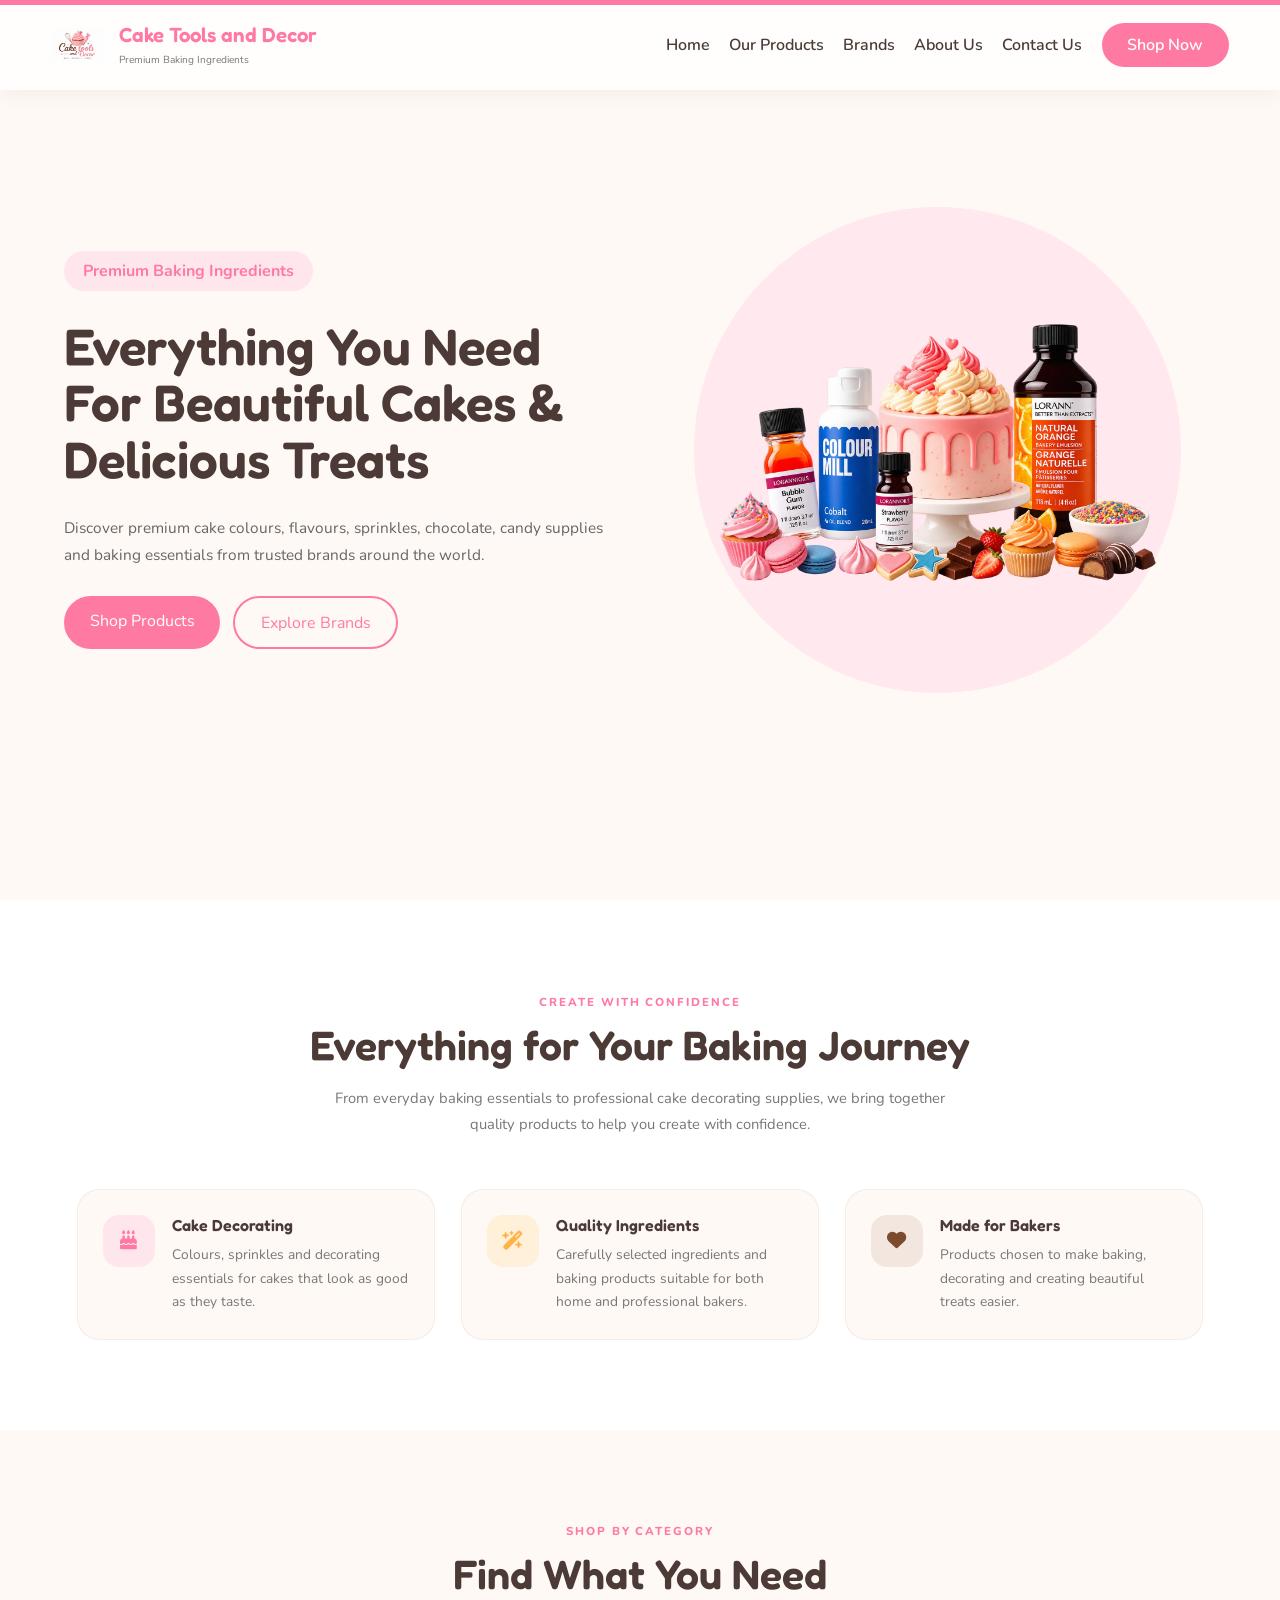
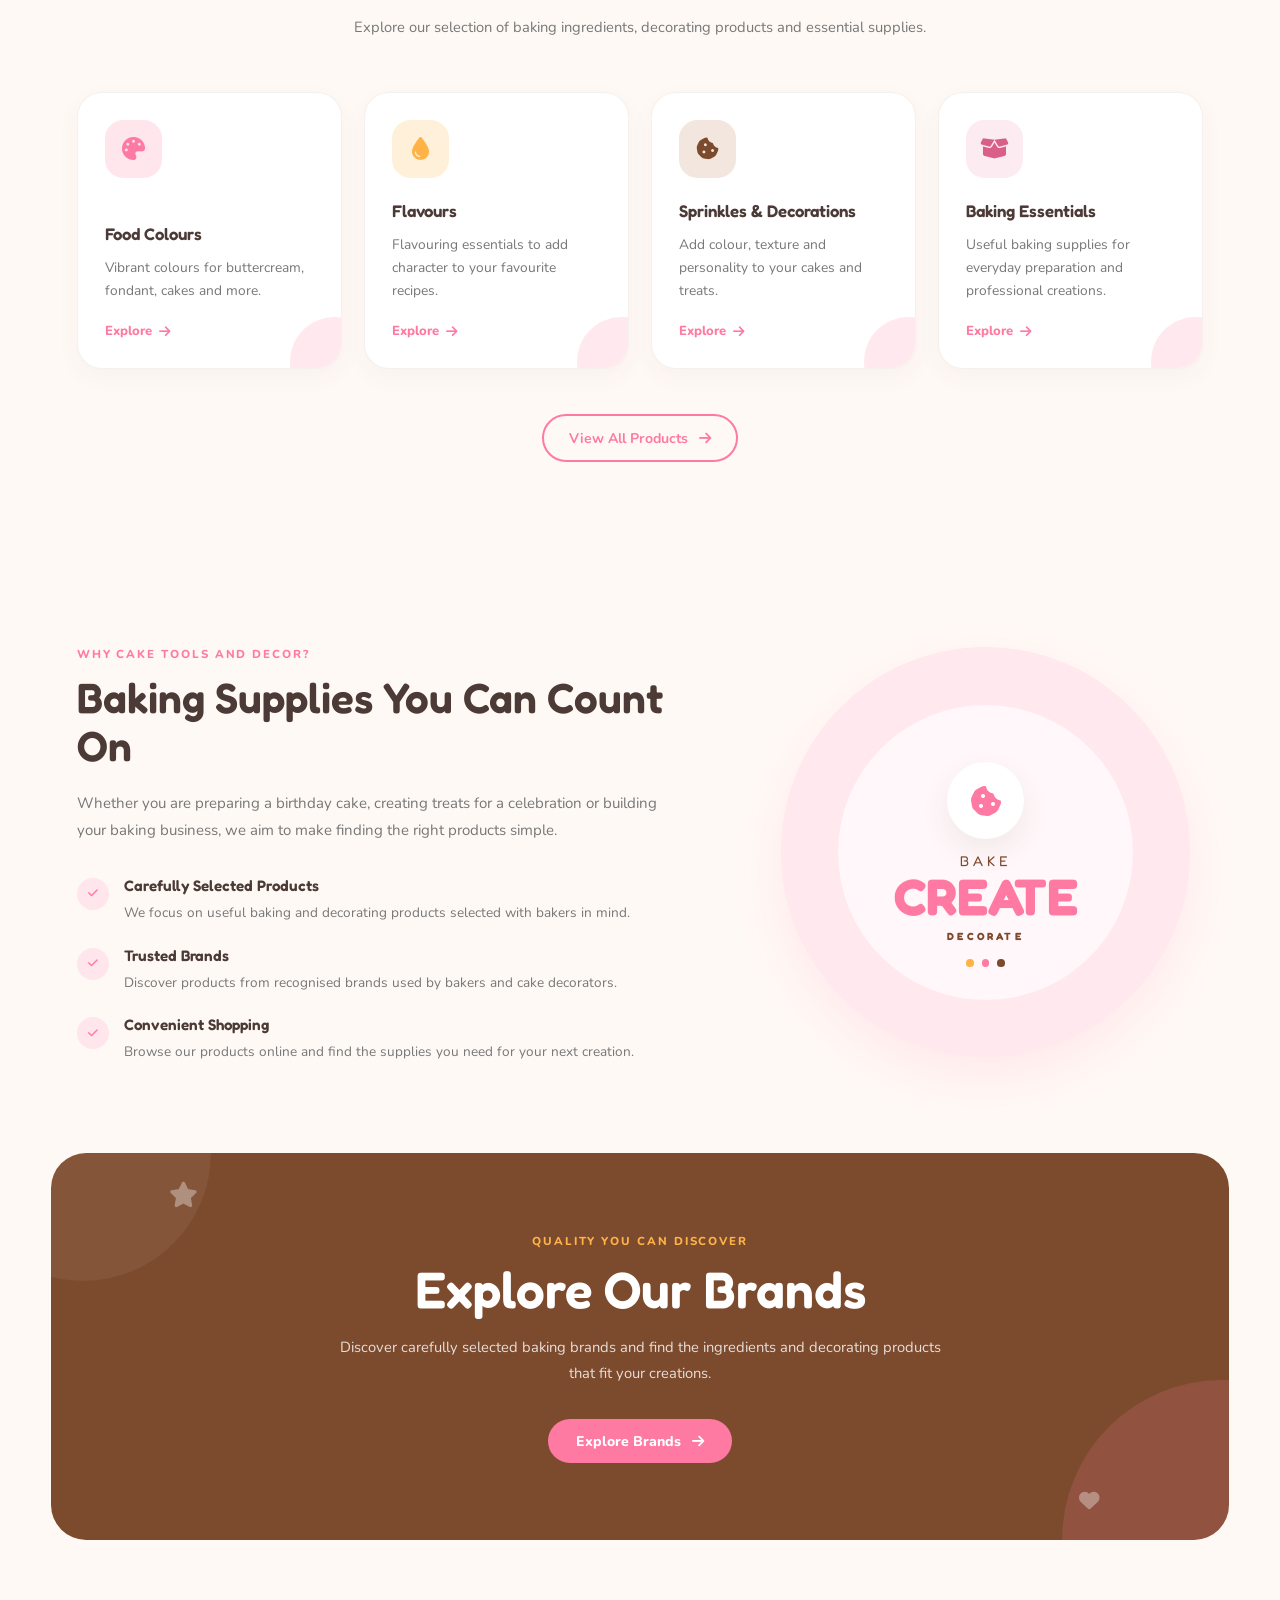
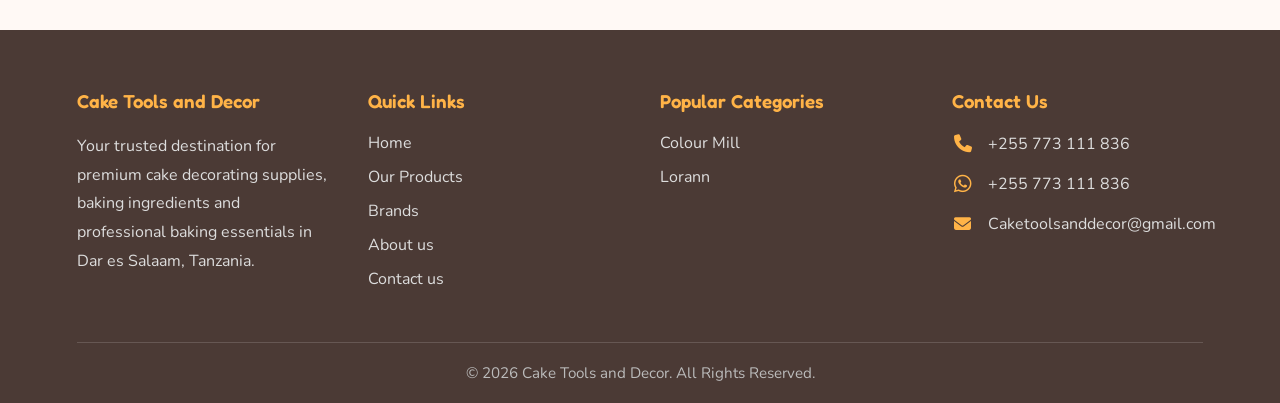
<file: index.html>
<!doctype html>
<html lang="en">

<head>

  <!-- Basic Page Information -->

  <meta charset="UTF-8">

  <meta name="viewport" content="width=device-width, initial-scale=1.0">

  <title>
    Cake Tools and Decor | Cake Decorating Supplies in Tanzania
  </title>

  <meta name="description" content="Cake Tools and Decor offers cake decorating tools, baking ingredients, food colours, flavours, sprinkles and baking essentials in Dar es Salaam, Tanzania.">

  <!-- Search Engine Instructions -->

  <meta name="robots" content="index, follow">

  <!-- Canonical URL -->

  <link rel="canonical" href="https://YOUR-DOMAIN.com/">

  <!-- Favicon -->

  <link rel="icon" type="image/png" href="images/Logo1.png">

  <!-- Stylesheets -->

  <link rel="stylesheet" href="css/styles.css">

  <!-- Homepage-specific styles -->
  <link rel="stylesheet" href="css/index.css">

  <link rel="stylesheet" href="https://cdnjs.cloudflare.com/ajax/libs/font-awesome/6.5.0/css/all.min.css">

  <!-- Open Graph / Social Sharing -->

  <meta property="og:type" content="website">

  <meta property="og:title" content="Cake Tools and Decor | Cake Decorating Supplies in Tanzania">

  <meta property="og:description" content="Discover cake decorating tools, baking ingredients, food colours, flavours, sprinkles and baking essentials from Cake Tools and Decor.">

  <meta property="og:image" content="https://YOUR-DOMAIN.com/images/Cake_hero.png">

  <meta property="og:url" content="https://YOUR-DOMAIN.com/">

  <meta property="og:site_name" content="Cake Tools and Decor">

</head>


<body>

  <nav>

    <a href="index.html" class="logo">

      <img src="images/Logo1.png" alt="Cake Tools and Decor logo">

      <div>

        <h2>
          Cake Tools and Decor
        </h2>

        <span>
          Premium Baking Ingredients
        </span>

      </div>

    </a>


    <div class="menu-toggle" id="menu-toggle">

      <i class="fas fa-bars"></i>

    </div>


    <div class="nav-links" id="nav-links">

      <div class="mobile-close" id="mobile-close">

        <i class="fas fa-times"></i>

      </div>


      <a href="index.html">
        Home
      </a>

      <a href="products.html">
        Our Products
      </a>

      <a href="brands.html">
        Brands
      </a>

      <a href="about.html">
        About Us
      </a>

      <a href="contact.html">
        Contact Us
      </a>

      <a href="products.html" class="shop-btn">
        Shop Now
      </a>

    </div>

  </nav>


  <div class="menu-overlay" id="menu-overlay"></div>


  <section class="hero">

    <div class="hero-left">

      <span class="hero-tag">
        Premium Baking Ingredients
      </span>

      <h1>
        Everything You Need For Beautiful Cakes & Delicious Treats
      </h1>

      <p>
        Discover premium cake colours, flavours, sprinkles, chocolate, candy supplies and baking essentials from trusted brands around
        the world.
      </p>

      <div class="hero-buttons">

        <a href="products.html">
          Shop Products
        </a>

        <a href="brands.html">
          Explore Brands
        </a>

      </div>

    </div>


    <div class="hero-right">

      <div class="hero-circle"></div>

      <img src="images/Cake_hero.webp" alt="Cake decorating supplies and baking ingredients" />

    </div>

  </section>


  <!-- =========================================================
       HOMEPAGE CONTENT
       ========================================================= -->


  <!-- =========================
       INTRODUCTION
       ========================= -->

  <section class="index-intro">

    <div class="index-section-heading">

      <span class="index-eyebrow">
        CREATE WITH CONFIDENCE
      </span>

      <h2>
        Everything for Your Baking Journey
      </h2>

      <p>
        From everyday baking essentials to professional cake decorating supplies, we bring together quality products to help you
        create with confidence.
      </p>

    </div>


    <div class="index-feature-row">

      <div class="index-feature">

        <div class="index-feature-icon">
          <i class="fa-solid fa-cake-candles"></i>
        </div>

        <div>
          <h3>
            Cake Decorating
          </h3>

          <p>
            Colours, sprinkles and decorating essentials for cakes that look as good as they taste.
          </p>
        </div>

      </div>


      <div class="index-feature">

        <div class="index-feature-icon">
          <i class="fa-solid fa-wand-magic-sparkles"></i>
        </div>

        <div>
          <h3>
            Quality Ingredients
          </h3>

          <p>
            Carefully selected ingredients and baking products suitable for both home and professional bakers.
          </p>
        </div>

      </div>


      <div class="index-feature">

        <div class="index-feature-icon">
          <i class="fa-solid fa-heart"></i>
        </div>

        <div>
          <h3>
            Made for Bakers
          </h3>

          <p>
            Products chosen to make baking, decorating and creating beautiful treats easier.
          </p>
        </div>

      </div>

    </div>

  </section>


  <!-- =========================
       SHOP BY CATEGORY
       ========================= -->

  <section class="index-categories">

    <div class="index-section-heading">

      <span class="index-eyebrow">
        SHOP BY CATEGORY
      </span>

      <h2>
        Find What You Need
      </h2>

      <p>
        Explore our selection of baking ingredients, decorating products and essential supplies.
      </p>

    </div>


    <div class="index-category-grid">


      <a href="products.html?brand=colourmill" class="index-category-card">

        <div class="index-category-icon">
          <i class="fa-solid fa-palette"></i>
        </div>

        <div class="index-category-content">

          <h3>
            Food Colours
          </h3>

          <p>
            Vibrant colours for buttercream, fondant, cakes and more.
          </p>

          <span class="index-category-link">
            Explore
            <i class="fa-solid fa-arrow-right"></i>
          </span>

        </div>

      </a>


      <a href="products.html?brand=lorann" class="index-category-card">

        <div class="index-category-icon">
          <i class="fa-solid fa-droplet"></i>
        </div>

        <div class="index-category-content">

          <h3>
            Flavours
          </h3>

          <p>
            Flavouring essentials to add character to your favourite recipes.
          </p>

          <span class="index-category-link">
            Explore
            <i class="fa-solid fa-arrow-right"></i>
          </span>

        </div>

      </a>


      <a href="products.html" class="index-category-card">

        <div class="index-category-icon">
          <i class="fa-solid fa-cookie-bite"></i>
        </div>

        <div class="index-category-content">

          <h3>
            Sprinkles & Decorations
          </h3>

          <p>
            Add colour, texture and personality to your cakes and treats.
          </p>

          <span class="index-category-link">
            Explore
            <i class="fa-solid fa-arrow-right"></i>
          </span>

        </div>

      </a>


      <a href="products.html" class="index-category-card">

        <div class="index-category-icon">
          <i class="fa-solid fa-box-open"></i>
        </div>

        <div class="index-category-content">

          <h3>
            Baking Essentials
          </h3>

          <p>
            Useful baking supplies for everyday preparation and professional creations.
          </p>

          <span class="index-category-link">
            Explore
            <i class="fa-solid fa-arrow-right"></i>
          </span>

        </div>

      </a>


    </div>


    <div class="index-view-all">

      <a href="products.html">
        View All Products
        <i class="fa-solid fa-arrow-right"></i>
      </a>

    </div>

  </section>


  <!-- =========================
       WHY CHOOSE US
       ========================= -->

  <section class="index-why">

    <div class="index-why-content">

      <span class="index-eyebrow">
        WHY CAKE TOOLS AND DECOR?
      </span>

      <h2>
        Baking Supplies You Can Count On
      </h2>

      <p>
        Whether you are preparing a birthday cake, creating treats for a celebration or building your baking business, we aim to
        make finding the right products simple.
      </p>


      <div class="index-check-list">

        <div class="index-check-item">

          <span class="index-check-icon">
            <i class="fa-solid fa-check"></i>
          </span>

          <div>
            <h3>
              Carefully Selected Products
            </h3>

            <p>
              We focus on useful baking and decorating products selected with bakers in mind.
            </p>
          </div>

        </div>


        <div class="index-check-item">

          <span class="index-check-icon">
            <i class="fa-solid fa-check"></i>
          </span>

          <div>
            <h3>
              Trusted Brands
            </h3>

            <p>
              Discover products from recognised brands used by bakers and cake decorators.
            </p>
          </div>

        </div>


        <div class="index-check-item">

          <span class="index-check-icon">
            <i class="fa-solid fa-check"></i>
          </span>

          <div>
            <h3>
              Convenient Shopping
            </h3>

            <p>
              Browse our products online and find the supplies you need for your next creation.
            </p>
          </div>

        </div>

      </div>

    </div>


    <div class="index-why-card">

      <div class="index-why-card-circle"></div>

      <div class="index-why-icon">
        <i class="fa-solid fa-cookie-bite"></i>
      </div>

      <span>
        BAKE
      </span>

      <strong>
        CREATE
      </strong>

      <small>
        DECORATE
      </small>

      <div class="index-why-dots">
        <span></span>
        <span></span>
        <span></span>
      </div>

    </div>

  </section>


  <!-- =========================
       BRANDS CTA
       ========================= -->

  <section class="index-brands-cta">

    <div class="index-cta-decoration index-cta-decoration-one">
      <i class="fa-solid fa-star"></i>
    </div>

    <div class="index-cta-decoration index-cta-decoration-two">
      <i class="fa-solid fa-heart"></i>
    </div>


    <div class="index-cta-content">

      <span class="index-eyebrow">
        QUALITY YOU CAN DISCOVER
      </span>

      <h2>
        Explore Our Brands
      </h2>

      <p>
        Discover carefully selected baking brands and find the ingredients and decorating products that fit your creations.
      </p>

      <a href="brands.html" class="index-cta-button">
        Explore Brands
        <i class="fa-solid fa-arrow-right"></i>
      </a>

    </div>

  </section>


  <footer class="footer">

    <div class="footer-container">

      <div class="footer-column">

        <h3>Cake Tools and Decor</h3>

        <p>
          Your trusted destination for premium cake decorating supplies, baking ingredients and professional baking essentials in Dar
          es Salaam, Tanzania.
        </p>

      </div>

      <div class="footer-column">

        <h3>Quick Links</h3>

        <a href="index.html">Home</a>
        <a href="products.html">Our Products</a>
        <a href="brands.html">Brands</a>
        <a href="about.html">About us</a>
        <a href="contact.html">Contact us</a>

      </div>

      <div class="footer-column">

        <h3>Popular Categories</h3>

        <a href="products.html?category=colour-mill">Colour Mill</a>
        <a href="products.html?category=Lorann">Lorann</a>

      </div>

      <div class="footer-column footer-contact">

        <h3>Contact Us</h3>

        <a href="tel:+255773111836" class="contact-item">
          <i class="fa-solid fa-phone"></i>
          <span>+255 773 111 836</span>
        </a>

        <a href="https://wa.me/255773111836" target="_blank" rel="noopener noreferrer" class="contact-item">
          <i class="fa-brands fa-whatsapp"></i>
          <span>+255 773 111 836</span>
        </a>

        <a href="mailto:Caketoolsanddecor@gmail.com" class="contact-item">
          <i class="fa-solid fa-envelope"></i>
          <span>Caketoolsanddecor@gmail.com</span>
        </a>

      </div>

    </div>

    <div class="footer-bottom">

      © 2026 Cake Tools and Decor. All Rights Reserved.

    </div>

  </footer>


  <script src="js/navbar.js"></script>

</body>

</html>
</file>
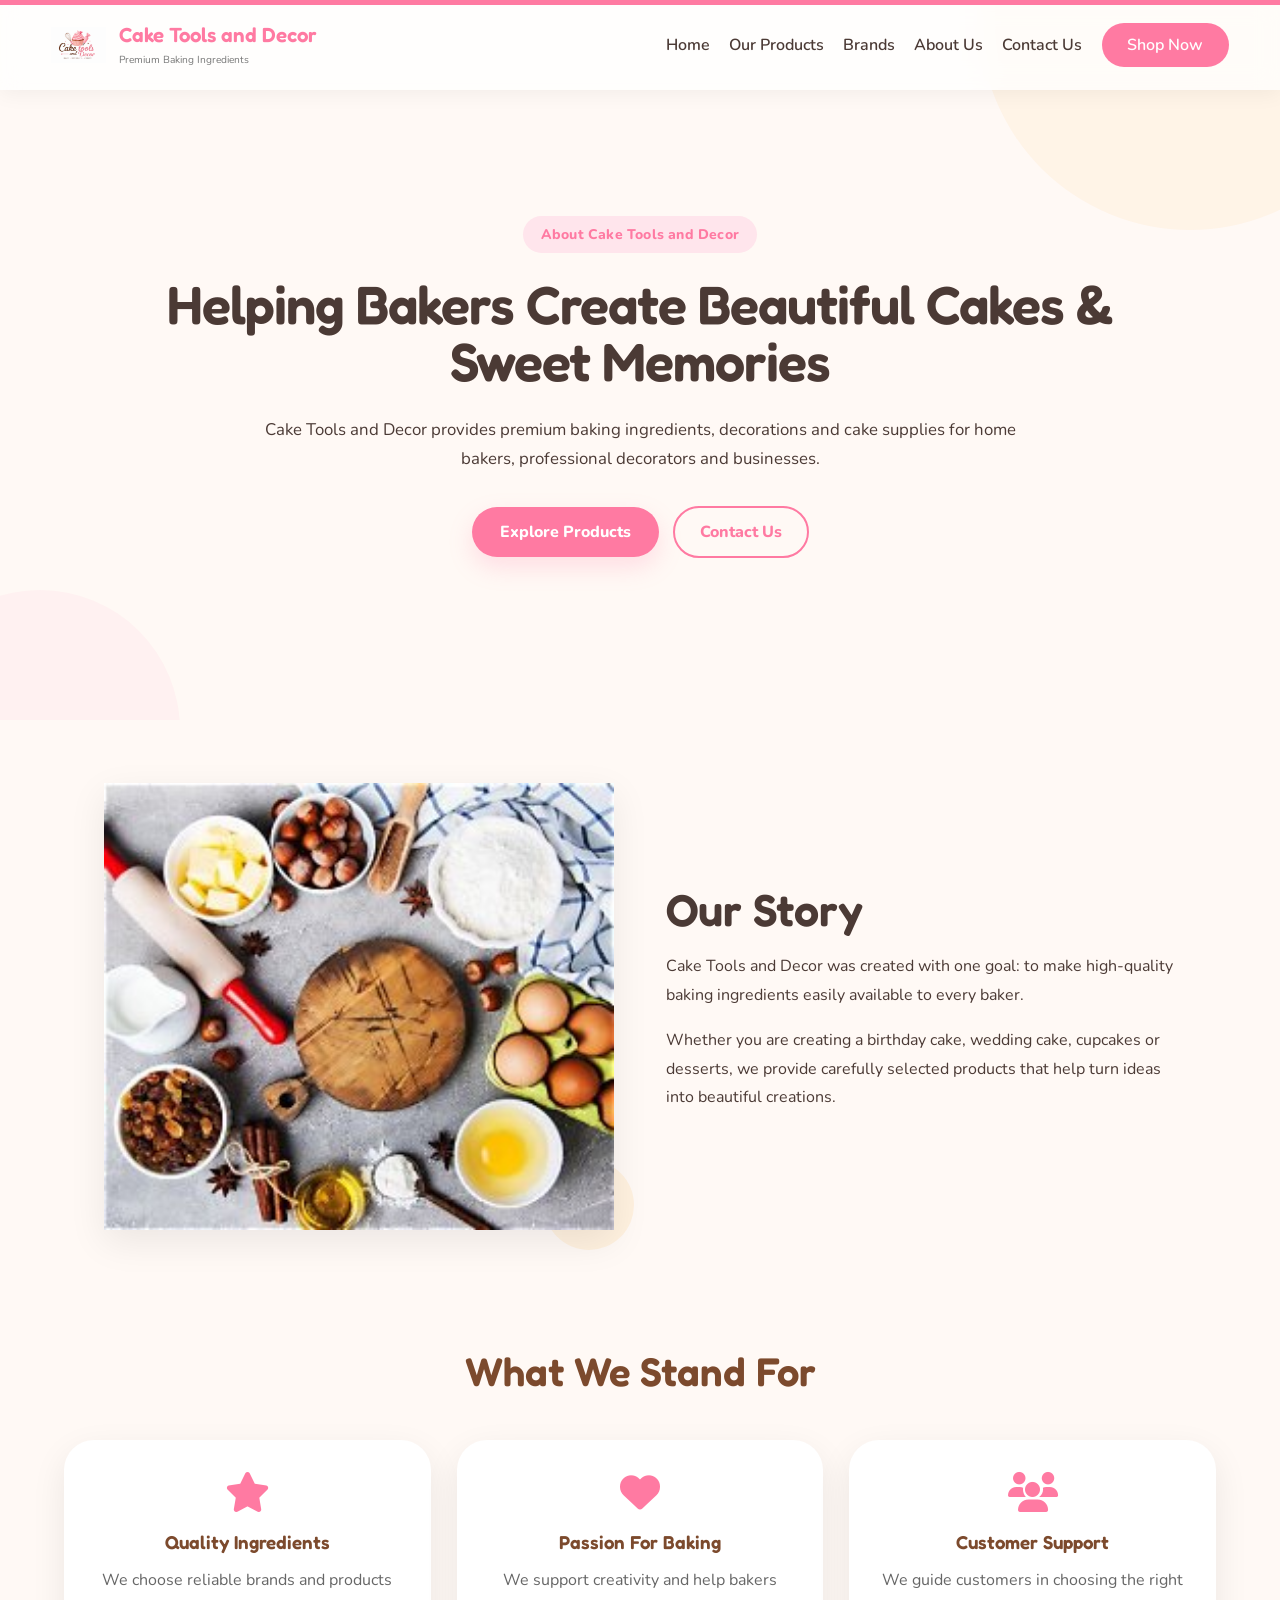
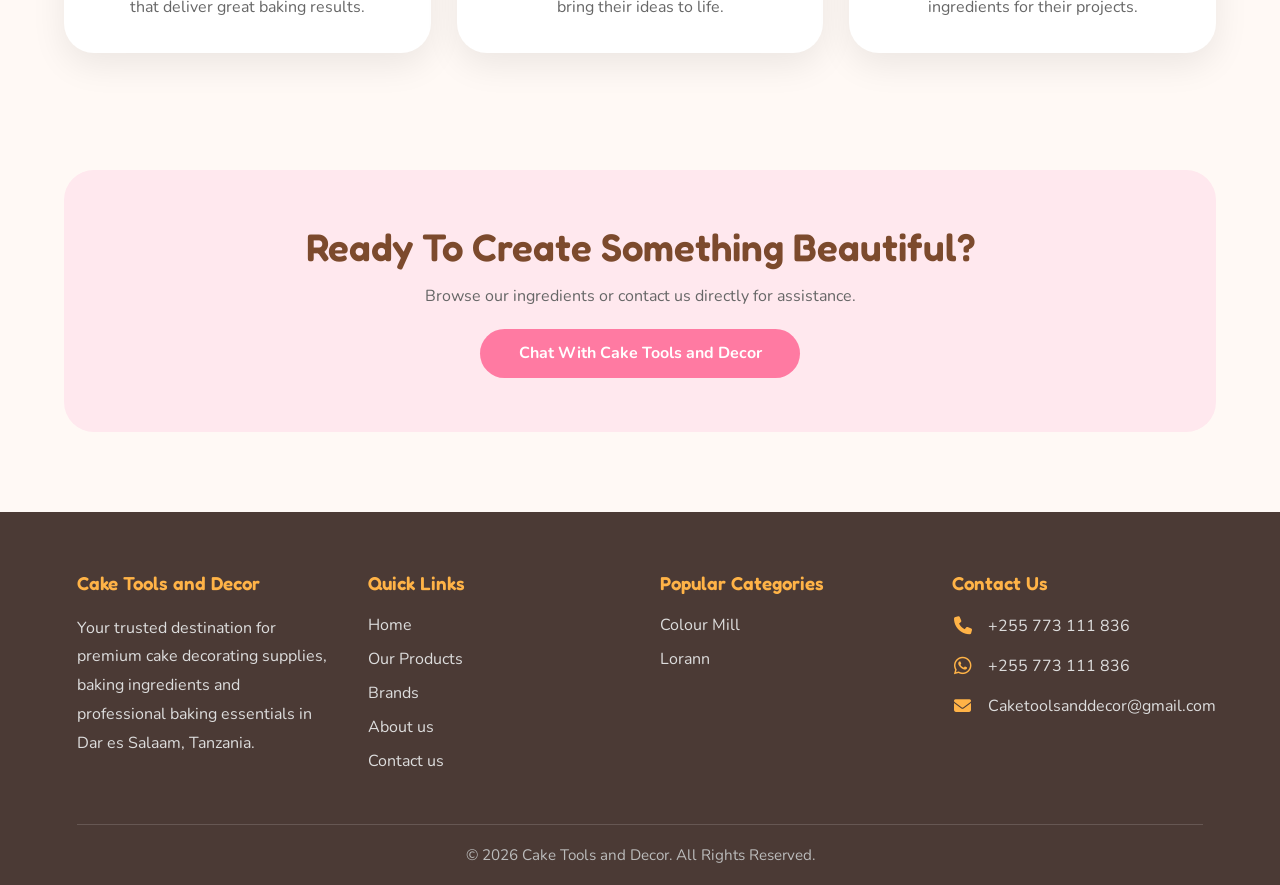
<file: about.html>
<!doctype html>
<html lang="en">

<head>

    <meta charset="UTF-8">

    <meta name="viewport" content="width=device-width, initial-scale=1.0">

   <title>About Cake Tools and Decor | Baking Supplies in Tanzania</title>

    <meta name="description"
        content="Learn about Cake Tools and Decor, a Tanzania-based supplier of premium cake decorating supplies, baking ingredients, colours, flavours and professional baking essentials.">

    <meta name="keywords"
        content="Cake Tools and Decor, baking supplies Tanzania, cake decorating supplies Tanzania, baking ingredients Dar es Salaam, cake ingredients Tanzania, cake decorating">

    <meta name="author" content="Cake Tools and Decor">

    <link rel="canonical" href="https://YOUR-DOMAIN/about.html">
    
    <link rel="icon" type="image/png" href="images/Logo1.png">


    <link rel="stylesheet" href="css/styles.css">

    <link rel="stylesheet" href="css/about.css">


    <link rel="stylesheet" href="https://cdnjs.cloudflare.com/ajax/libs/font-awesome/6.5.0/css/all.min.css" />


</head>


<body>


    <!-- Navigation -->

    <nav>

        <a href="index.html" class="logo">

            <img src="images/Logo1.png" alt="Cake Tools and Decor logo">


            <div>

                <h2>
                    Cake Tools and Decor
                </h2>

                <span>
                    Premium Baking Ingredients
                </span>

            </div>

        </a>



        <div class="menu-toggle" id="menu-toggle">

            <i class="fas fa-bars"></i>

        </div>



        <div class="nav-links" id="nav-links">


            <div class="mobile-close" id="mobile-close">

                <i class="fas fa-times"></i>

            </div>


            <a href="index.html">
                Home
            </a>


            <a href="products.html">
                Our Products
            </a>


            <a href="brands.html">
                Brands
            </a>





            <a href="about.html">
                About Us
            </a>


            <a href="contact.html">
                Contact Us
            </a>


            <a href="products.html" class="shop-btn">
                Shop Now
            </a>


        </div>


    </nav>


    <div class="menu-overlay" id="menu-overlay"></div>




    <!-- About Hero -->


 <section class="about-hero">

        <div class="about-content">

            <span class="hero-tag">
                About Cake Tools and Decor
            </span>

            <h1>
                Helping Bakers Create Beautiful Cakes & Sweet Memories
            </h1>

            <p>
                Cake Tools and Decor provides premium baking ingredients, decorations and cake supplies for home bakers, professional decorators
                and businesses.
            </p>

            <div class="about-hero-actions">

                <a href="products.html" class="about-button">
                    Explore Products
                </a>

                <a href="contact.html" class="about-secondary-button">
                    Contact Us
                </a>

            </div>

        </div>

    </section>







    <!-- Story Section -->


    <section class="story-section">


        <div class="story-image">


            <img src="images/Baking2.jfif" alt="Cake baking and decorating ingredients used by Cake Tools and Decor">


        </div>




        <div class="story-text">


            <h2>
                Our Story
            </h2>



            <p>

                Cake Tools and Decor was created with one goal: to make high-quality baking ingredients easily available to every baker.

            </p>



            <p>

                Whether you are creating a birthday cake, wedding cake, cupcakes or desserts, we provide carefully selected products that
                help turn ideas into beautiful creations.

            </p>



        </div>


    </section>







    <!-- Mission Cards -->


    <section class="values-section">


        <h2>
            What We Stand For
        </h2>



        <div class="values-grid">



            <div class="value-card">


                <i class="fas fa-star"></i>


                <h3>
                    Quality Ingredients
                </h3>


                <p>

                    We choose reliable brands and products that deliver great baking results.

                </p>


            </div>





            <div class="value-card">


                <i class="fas fa-heart"></i>


                <h3>
                    Passion For Baking
                </h3>


                <p>

                    We support creativity and help bakers bring their ideas to life.

                </p>


            </div>





            <div class="value-card">


                <i class="fas fa-users"></i>


                <h3>
                    Customer Support
                </h3>


                <p>

                    We guide customers in choosing the right ingredients for their projects.

                </p>


            </div>




        </div>


    </section>






    <!-- CTA -->


    <section class="about-cta">


        <h2>
            Ready To Create Something Beautiful?
        </h2>


        <p>

            Browse our ingredients or contact us directly for assistance.

        </p>



      <a
    href="https://wa.me/255773111836"
    class="about-chat-btn"
    target="_blank"
    rel="noopener noreferrer">

    Chat With Cake Tools and Decor

</a>



    </section>

    <footer class="footer">

    <div class="footer-container">

      <div class="footer-column">

        <h3>Cake Tools and Decor</h3>

        <p>
          Your trusted destination for premium cake decorating supplies, baking ingredients and professional baking essentials in Dar
          es Salaam, Tanzania.
        </p>

      </div>

      <div class="footer-column">

        <h3>Quick Links</h3>

        <a href="index.html">Home</a>
        <a href="products.html">Our Products</a>
        <a href="brands.html">Brands</a>
        <a href="about.html">About us</a>
        <a href="contact.html">Contact us</a>

      </div>

      <div class="footer-column">

        <h3>Popular Categories</h3>

        <a href="products.html?category=colour-mill">Colour Mill</a>
        <a href="products.html?category=Lorann">Lorann</a>

      </div>

      <div class="footer-column footer-contact">

        <h3>Contact Us</h3>

        <a href="tel:+255773111836" class="contact-item">
          <i class="fa-solid fa-phone"></i>
          <span>+255 773 111 836</span>
        </a>

        <a href="https://wa.me/255773111836" target="_blank" rel="noopener noreferrer" class="contact-item">
          <i class="fa-brands fa-whatsapp"></i>
          <span>+255 773 111 836</span>
        </a>

        <a href="mailto:Caketoolsanddecor@gmail.com" class="contact-item">
          <i class="fa-solid fa-envelope"></i>
          <span>Caketoolsanddecor@gmail.com</span>
        </a>

      </div>

    </div>

    <div class="footer-bottom">

      © 2026 Cake Tools and Decor. All Rights Reserved.

    </div>

  </footer>



    <script src="js/navbar.js"></script>
</body>

</html>
</file>
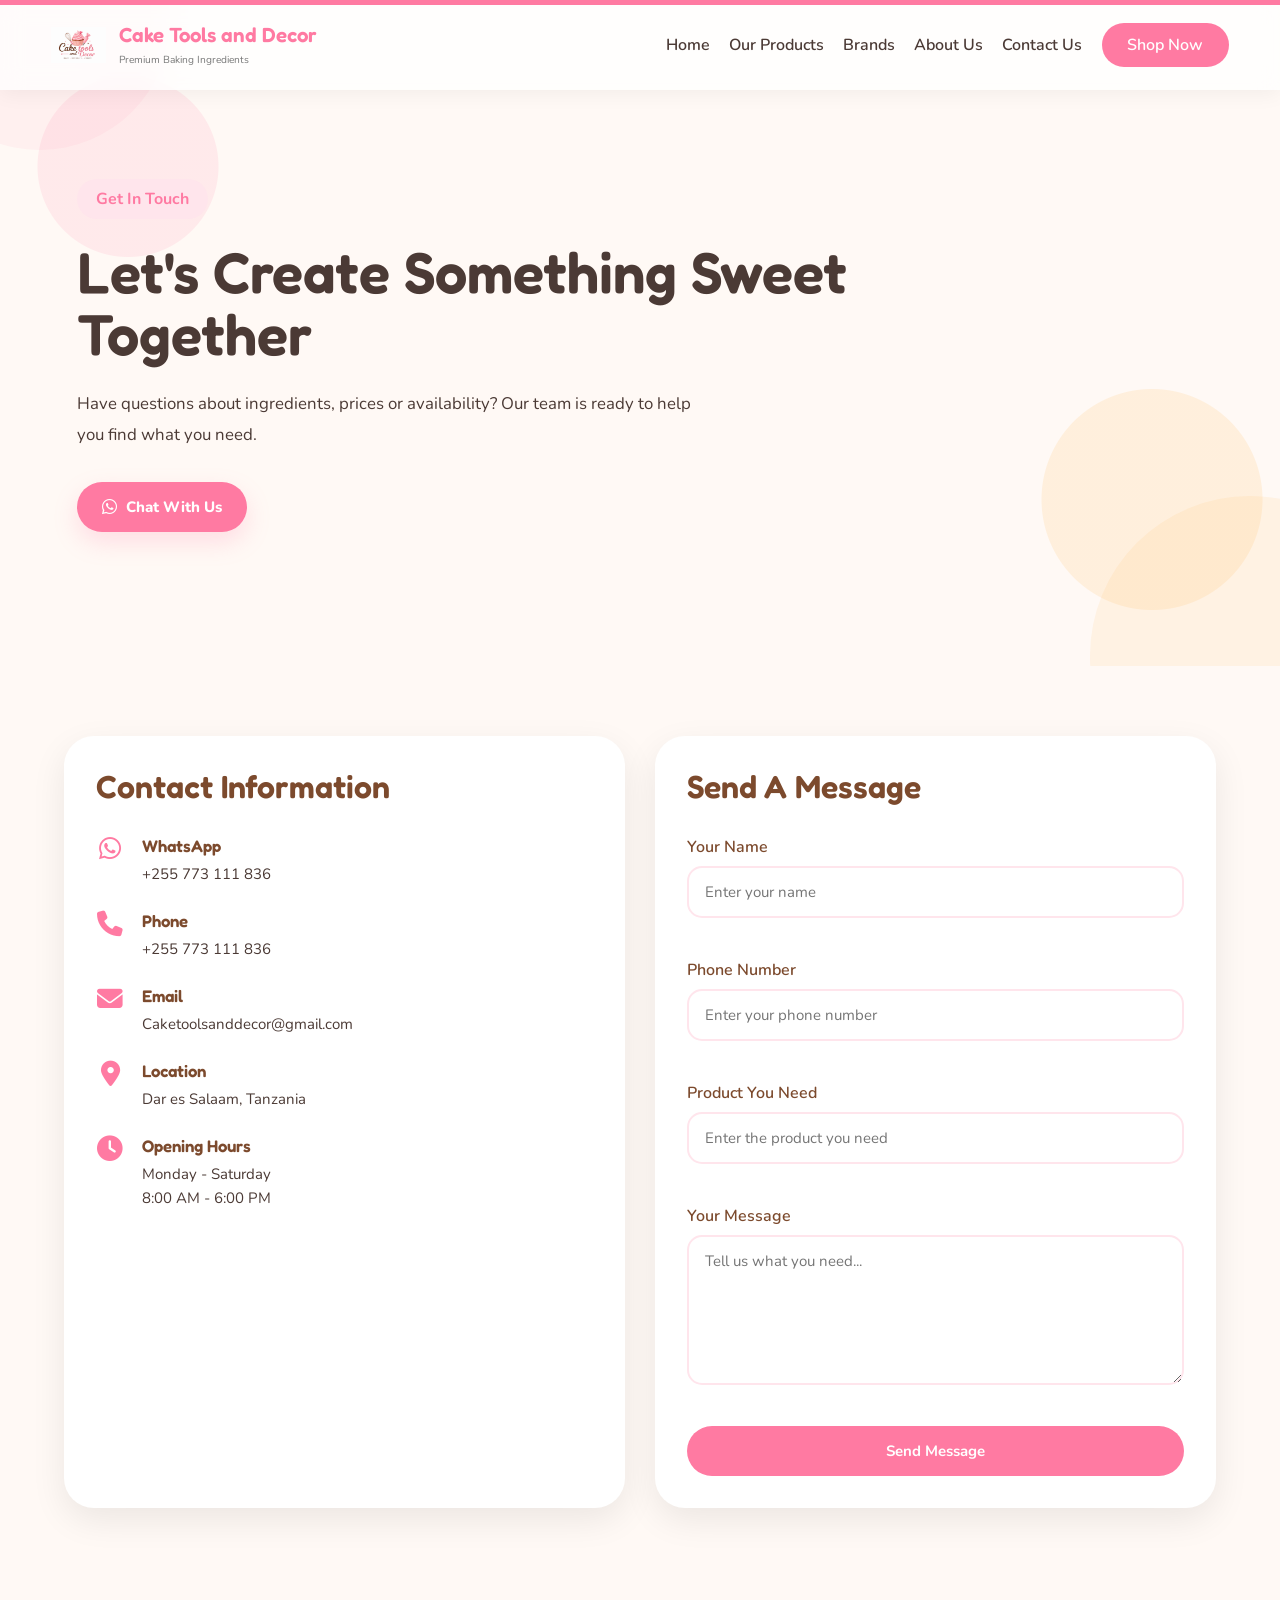
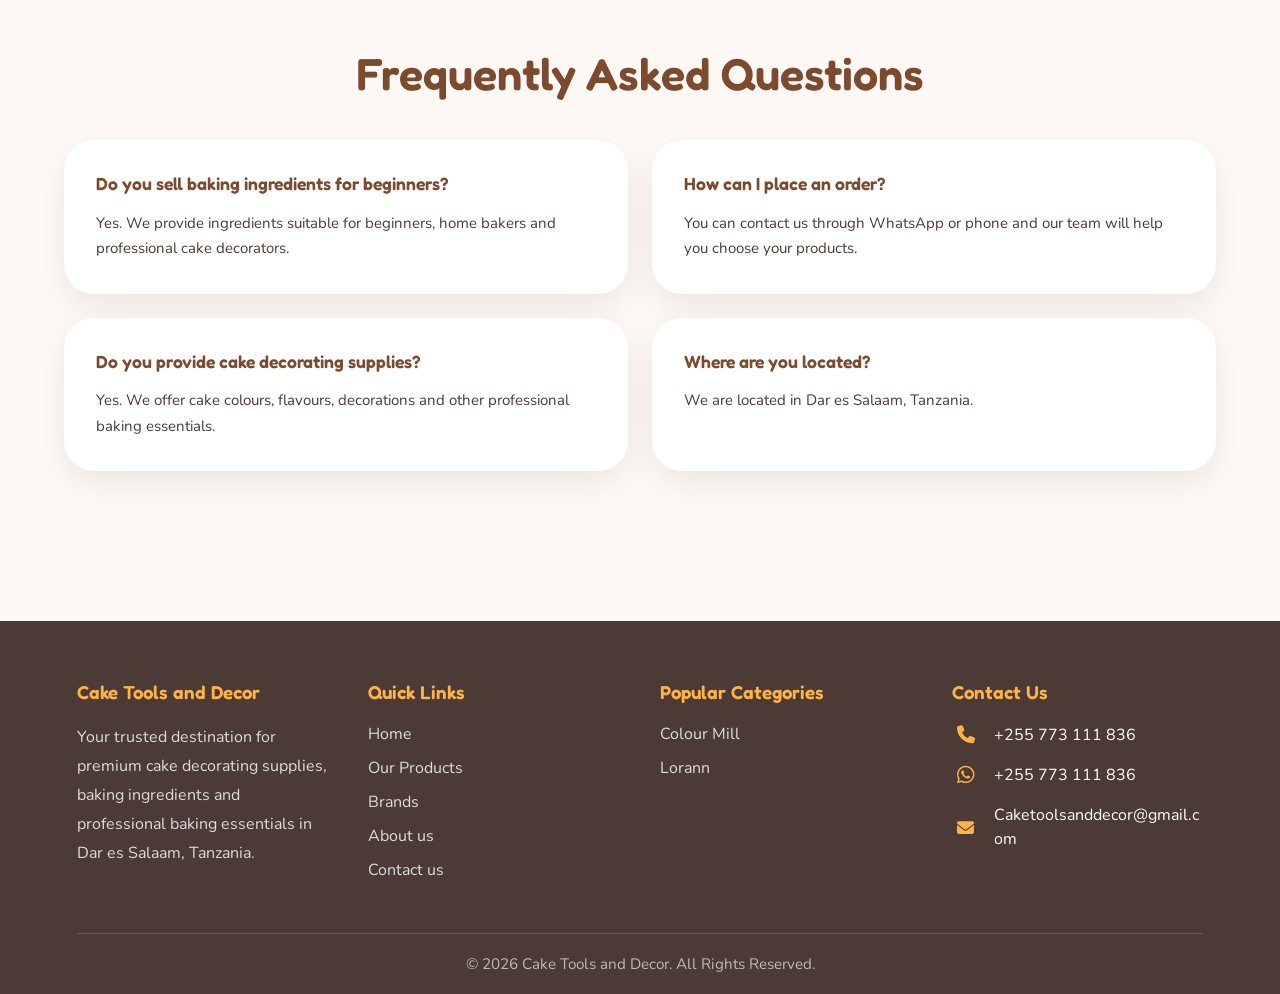
<file: contact.html>
<!doctype html>
<html lang="en">

<head>

    <meta charset="UTF-8">

    <meta name="viewport" content="width=device-width, initial-scale=1.0">


     <title>Contact Cake Tools and Decor | Baking Supplies in Dar es Salaam</title>

    <meta name="description"
        content="Contact Cake Tools and Decor in Dar es Salaam, Tanzania for premium cake decorating supplies, baking ingredients, colours, flavours and professional baking essentials.">

    <meta name="keywords"
        content="contact Cake Tools and Decor, baking supplies Dar es Salaam, cake decorating supplies Tanzania, baking ingredients Tanzania, cake supplies Dar es Salaam">

    <meta name="author" content="Cake Tools and Decor">

    <link rel="canonical" href="https://YOUR-DOMAIN/contact.html">
    <link rel="icon" type="image/png" href="images/Logo1.png">


    <link rel="stylesheet" href="css/styles.css">

    <link rel="stylesheet" href="css/contact.css">


    <link rel="stylesheet" href="https://cdnjs.cloudflare.com/ajax/libs/font-awesome/6.5.0/css/all.min.css" />


</head>



<body>


    <!-- Navigation -->


    <nav>

        <a href="index.html" class="logo">

            <img src="images/Logo1.png" alt="Cake Tools and Decor logo">


            <div>

                <h2>
                    Cake Tools and Decor
                </h2>

                <span>
                    Premium Baking Ingredients
                </span>

            </div>

        </a>



        <div class="menu-toggle" id="menu-toggle">

            <i class="fas fa-bars"></i>

        </div>



        <div class="nav-links" id="nav-links">


            <div class="mobile-close" id="mobile-close">

                <i class="fas fa-times"></i>

            </div>


            <a href="index.html">
                Home
            </a>


            <a href="products.html">
                Our Products
            </a>


            <a href="brands.html">
                Brands
            </a>





            <a href="about.html">
                About Us
            </a>


            <a href="contact.html">
                Contact Us
            </a>


            <a href="products.html" class="shop-btn">
                Shop Now
            </a>


        </div>


    </nav>


    <div class="menu-overlay" id="menu-overlay"></div>





  <!-- Contact Hero -->

<section class="contact-hero">

    <div class="contact-hero-content">

        <span class="hero-tag">
            Get In Touch
        </span>

        <h1>
            Let's Create Something Sweet Together
        </h1>

        <p>
            Have questions about ingredients, prices or availability?
            Our team is ready to help you find what you need.
        </p>

        <div class="contact-hero-actions">

            <a
                href="https://wa.me/255773111836"
                target="_blank"
                rel="noopener noreferrer"
                class="contact-chat-btn"
            >
                <i class="fa-brands fa-whatsapp"></i>
                Chat With Us
            </a>

        </div>

    </div>

</section>





    <!-- Contact Information -->


    <section class="contact-section">



        <div class="contact-info">


            <h2>
                Contact Information
            </h2>



            <div class="contact-item">


                <i class="fab fa-whatsapp"></i>


                <div>

                    <h3>
                        WhatsApp
                    </h3>


                    <p>
            <a href="https://wa.me/255773111836"
               target="_blank"
               rel="noopener noreferrer">
                +255 773 111 836
            </a>
        </p>


                </div>


            </div>





            <div class="contact-item">


                <i class="fas fa-phone"></i>


                <div>

                    <h3>
                        Phone
                    </h3>


                   <p>
            <a href="tel:+255773111836">
                +255 773 111 836
            </a>
        </p>


                </div>


            </div>





            <div class="contact-item">


                <i class="fas fa-envelope"></i>


                <div>

                    <h3>
                        Email
                    </h3>


                    <p>
            <a href="mailto:Caketoolsanddecor@gmail.com">
                Caketoolsanddecor@gmail.com
            </a>
        </p>


                </div>


            </div>





            <div class="contact-item">


                <i class="fas fa-location-dot"></i>


                <div>

                    <h3>
                        Location
                    </h3>


                    <p>
                        Dar es Salaam, Tanzania
                    </p>


                </div>


            </div>




            <div class="contact-item">


                <i class="fas fa-clock"></i>


                <div>

                    <h3>
                        Opening Hours
                    </h3>


                    <p>
                        Monday - Saturday
                        <br> 8:00 AM - 6:00 PM
                    </p>


                </div>


            </div>



        </div>






        <!-- Contact Form -->


       <div class="contact-form">

            <h2>
                Send A Message
            </h2>

            <form id="contact-form" novalidate>

                <!-- Name -->
                <div class="form-group">

                    <label for="name">
                        Your Name
                    </label>

                    <input type="text" id="name" name="name" placeholder="Enter your name" autocomplete="name">

                    <small class="form-error" id="name-error"></small>

                </div>


                <!-- Phone -->
                <div class="form-group">

                    <label for="phone">
                        Phone Number
                    </label>

                    <input type="tel" id="phone" name="phone" placeholder="Enter your phone number" autocomplete="tel">

                    <small class="form-error" id="phone-error"></small>

                </div>


                <!-- Product -->
                <div class="form-group">

                    <label for="product">
                        Product You Need
                    </label>

                    <input type="text" id="product" name="product" placeholder="Enter the product you need">

                    <small class="form-error" id="product-error"></small>

                </div>


                <!-- Message -->
                <div class="form-group">

                    <label for="message">
                        Your Message
                    </label>

                    <textarea id="message" name="message" placeholder="Tell us what you need..."></textarea>

                    <small class="form-error" id="message-error"></small>

                </div>


                <button type="submit">
                    Send Message
                </button>

            </form>

        </div>



    </section>







    <!-- FAQ Section -->


    <section class="faq-section">


        <h2>
            Frequently Asked Questions
        </h2>


        <div class="faq-container">


            <div class="faq-item">

                <h3>
                    Do you sell baking ingredients for beginners?
                </h3>

                <p>
                    Yes. We provide ingredients suitable for beginners, home bakers and professional cake decorators.
                </p>

            </div>



            <div class="faq-item">

                <h3>
                    How can I place an order?
                </h3>

                <p>
                    You can contact us through WhatsApp or phone and our team will help you choose your products.
                </p>

            </div>



            <div class="faq-item">

                <h3>
                    Do you provide cake decorating supplies?
                </h3>

                <p>
                    Yes. We offer cake colours, flavours, decorations and other professional baking essentials.
                </p>

            </div>



            <div class="faq-item">

                <h3>
                    Where are you located?
                </h3>

                <p>
                    We are located in Dar es Salaam, Tanzania.
                </p>

            </div>


        </div>


    </section>



    <footer class="footer">

    <div class="footer-container">

      <div class="footer-column">

        <h3>Cake Tools and Decor</h3>

        <p>
          Your trusted destination for premium cake decorating supplies, baking ingredients and professional baking essentials in Dar
          es Salaam, Tanzania.
        </p>

      </div>

      <div class="footer-column">

        <h3>Quick Links</h3>

        <a href="index.html">Home</a>
        <a href="products.html">Our Products</a>
        <a href="brands.html">Brands</a>
        <a href="about.html">About us</a>
        <a href="contact.html">Contact us</a>

      </div>

      <div class="footer-column">

        <h3>Popular Categories</h3>

        <a href="products.html?category=colour-mill">Colour Mill</a>
        <a href="products.html?category=Lorann">Lorann</a>

      </div>

      <div class="footer-column footer-contact">

        <h3>Contact Us</h3>

        <a href="tel:+255773111836" class="contact-item">
          <i class="fa-solid fa-phone"></i>
          <span>+255 773 111 836</span>
        </a>

        <a href="https://wa.me/255773111836" target="_blank" rel="noopener noreferrer" class="contact-item">
          <i class="fa-brands fa-whatsapp"></i>
          <span>+255 773 111 836</span>
        </a>

        <a href="mailto:Caketoolsanddecor@gmail.com" class="contact-item">
          <i class="fa-solid fa-envelope"></i>
          <span>Caketoolsanddecor@gmail.com</span>
        </a>

      </div>

    </div>

    <div class="footer-bottom">

      © 2026 Cake Tools and Decor. All Rights Reserved.

    </div>

  </footer>

    <script src="js/navbar.js"></script>
    <script src="js/contact.js"></script>
</body>

</html>
</file>
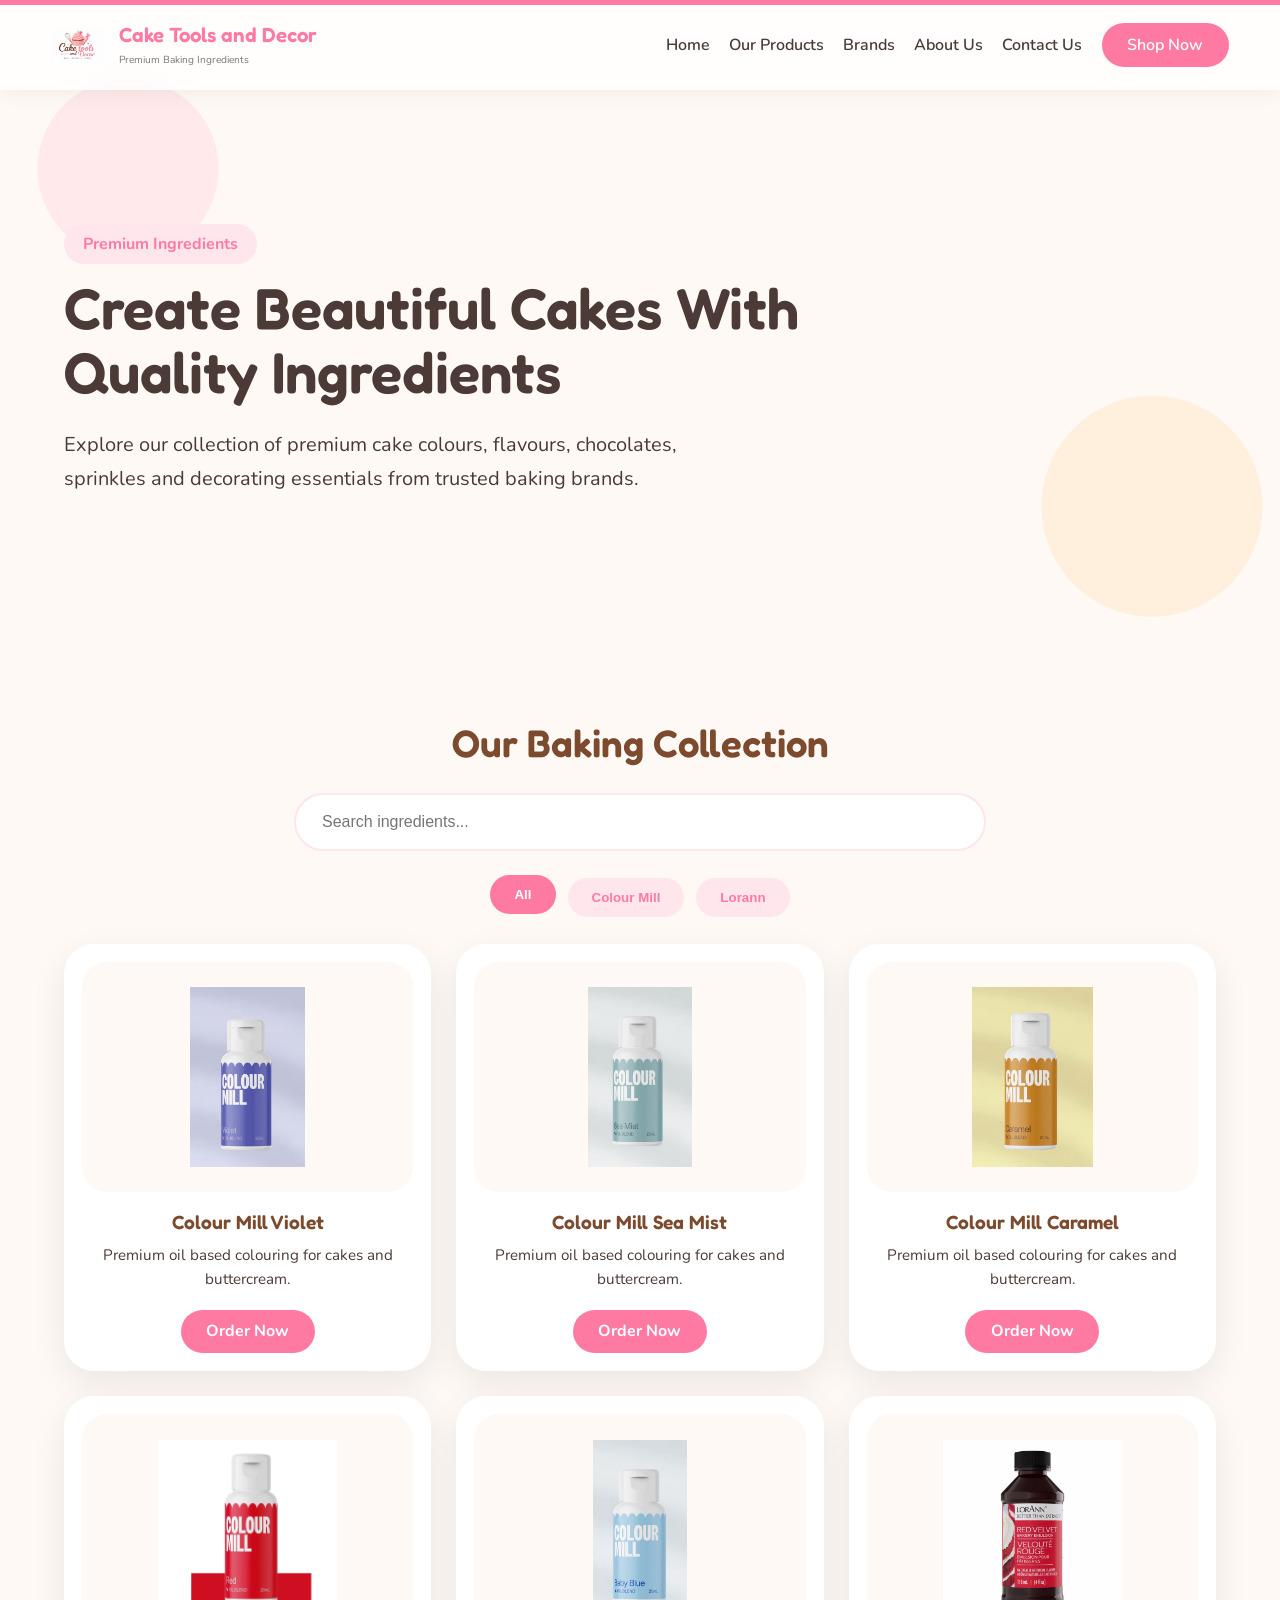
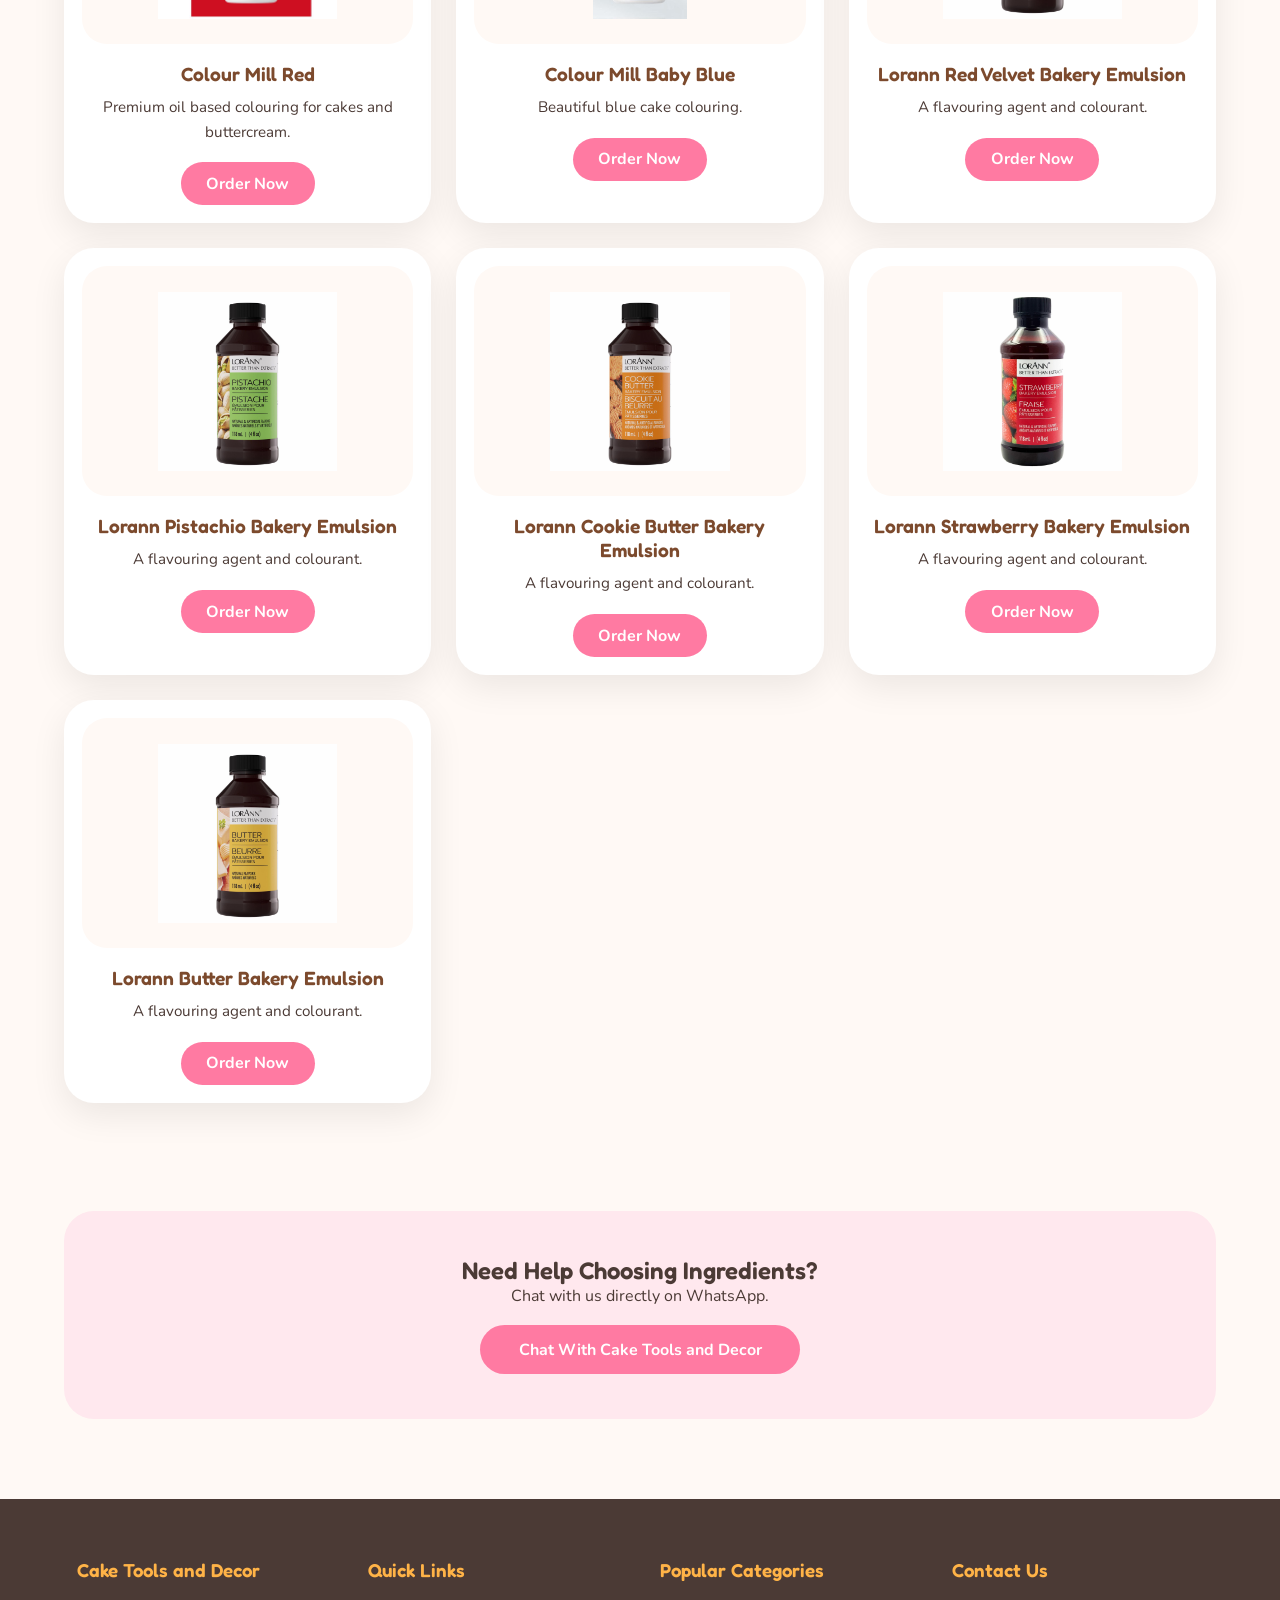
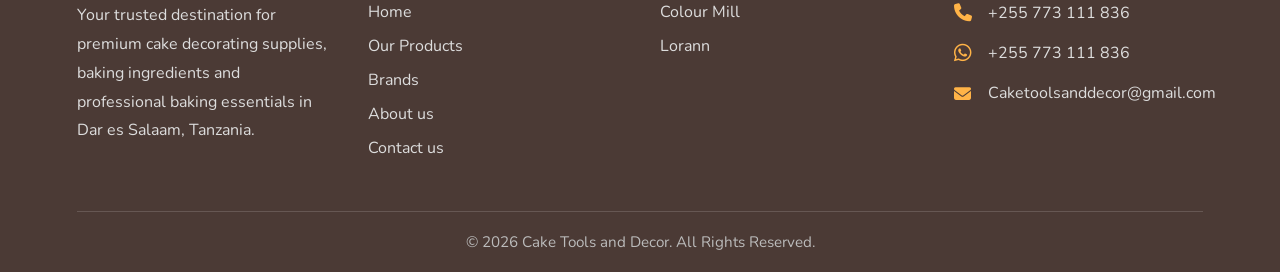
<file: products.html>
<!doctype html>
<html lang="en">

<head>

    <meta charset="UTF-8">

    <meta name="viewport" content="width=device-width, initial-scale=1.0">

   <title>Cake Decorating Supplies & Baking Ingredients | Cake Tools and Decor</title>

    <meta name="description"
          content="Shop premium cake decorating supplies, food colours, baking flavours, sprinkles and professional baking ingredients from Cake Tools and Decor in Tanzania.">

    <meta name="robots" content="index, follow">

    <link rel="canonical" href="https://YOUR-DOMAIN.com/products.html">
    <link rel="icon" type="image/png" href="images/Logo1.png">

    <link rel="stylesheet" href="css/styles.css">

    <link rel="stylesheet" href="css/products.css">

    <link rel="stylesheet" href="https://cdnjs.cloudflare.com/ajax/libs/font-awesome/6.5.0/css/all.min.css" />

</head>


<body>


    <!-- Navigation -->

    <nav>

        <a href="index.html" class="logo">

            <img src="images/Logo1.png" alt="Cake Tools and Decor logo">


            <div>

                <h2>
                    Cake Tools and Decor
                </h2>

                <span>
                    Premium Baking Ingredients
                </span>

            </div>

        </a>



        <div class="menu-toggle" id="menu-toggle">

            <i class="fas fa-bars"></i>

        </div>



        <div class="nav-links" id="nav-links">


            <div class="mobile-close" id="mobile-close">

                <i class="fas fa-times"></i>

            </div>


            <a href="index.html">
                Home
            </a>


            <a href="products.html">
                Our Products
            </a>


            <a href="brands.html">
                Brands
            </a>





            <a href="about.html">
                About Us
            </a>


            <a href="contact.html">
                Contact Us
            </a>


            <a href="products.html" class="shop-btn">
                Shop Now
            </a>


        </div>


    </nav>


    <div class="menu-overlay" id="menu-overlay"></div>



    <!-- Products Hero -->


    <section class="products-hero">


        <div>


            <span class="hero-tag">
                Premium Ingredients
            </span>


            <h1>
                Create Beautiful Cakes With Quality Ingredients
            </h1>


            <p>
                 Explore our collection of premium cake colours, flavours, chocolates,
            sprinkles and decorating essentials from trusted baking brands.
            </p>


        </div>


        <!--
        <div class="products-image">


            <img src="images/Cake_3.png" alt="Cake Ingredients">


        </div>
    -->


    </section>





    <!-- Filters -->


    <section class="products-section">


        <h2 id="products-title">
            Our Baking Collection
        </h2>

        <div class="product-search">

            <input type="text" id="search-input" placeholder="Search ingredients...">

        </div>
        <div class="filters">


            <button data-category="all">
                All
            </button>


            <button data-category="colour-mill">
                Colour Mill
            </button>
            <button data-category="Lorann">
                Lorann
            </button>

            <!--
            <button data-category="colours">
                Colours
            </button>


            <button data-category="chocolate">
                Chocolate
            </button>


            <button data-category="sprinkles">
                Sprinkles
            </button>


            <button data-category="flavours">
                Flavours
            </button>


            <button data-category="fondant">
                Fondant
            </button>
            <button data-category="essentials">
                Essentials
            </button> -->


        </div>





        <!-- Products Generated Here -->


        <div class="product-grid" id="product-container">

        </div>



    </section>





    <!-- WhatsApp Banner -->


    <section class="whatsapp-banner">


        <h2>
            Need Help Choosing Ingredients?
        </h2>


        <p>
            Chat with us directly on WhatsApp.
        </p>


        <a
    href="https://wa.me/255773111836"
    class="chat-btn"
    target="_blank"
    rel="noopener noreferrer"
>
    Chat With Cake Tools and Decor
</a>


    </section>

    <div class="image-modal" id="image-modal">


        <span id="close-modal">
            &times;
        </span>


        <img id="modal-image">


    </div>
   <footer class="footer">

    <div class="footer-container">

      <div class="footer-column">

        <h3>Cake Tools and Decor</h3>

        <p>
          Your trusted destination for premium cake decorating supplies, baking ingredients and professional baking essentials in Dar
          es Salaam, Tanzania.
        </p>

      </div>

      <div class="footer-column">

        <h3>Quick Links</h3>

        <a href="index.html">Home</a>
        <a href="products.html">Our Products</a>
        <a href="brands.html">Brands</a>
        <a href="about.html">About us</a>
        <a href="contact.html">Contact us</a>

      </div>

      <div class="footer-column">

        <h3>Popular Categories</h3>

        <a href="products.html?category=colour-mill">Colour Mill</a>
        <a href="products.html?category=Lorann">Lorann</a>

      </div>

      <div class="footer-column footer-contact">

        <h3>Contact Us</h3>

        <a href="tel:+255773111836" class="contact-item">
          <i class="fa-solid fa-phone"></i>
          <span>+255 773 111 836</span>
        </a>

        <a href="https://wa.me/255773111836" target="_blank" rel="noopener noreferrer" class="contact-item">
          <i class="fa-brands fa-whatsapp"></i>
          <span>+255 773 111 836</span>
        </a>

        <a href="mailto:Caketoolsanddecor@gmail.com" class="contact-item">
          <i class="fa-solid fa-envelope"></i>
          <span>Caketoolsanddecor@gmail.com</span>
        </a>

      </div>

    </div>

    <div class="footer-bottom">

      © 2026 Cake Tools and Decor. All Rights Reserved.

    </div>

  </footer>

    <script src="js/products.js"></script>

    <script src="js/navbar.js"></script>
</body>

</html>
</file>
<file: css/styles.css>
@import url("https://fonts.googleapis.com/css2?family=Fredoka:wght@400;500;600;700&family=Nunito:wght@300;400;500;600;700&display=swap");
:root {
  --primary: #ff7aa2;
  --secondary: #ffb347;
  --accent: #7c4a2d;

  --background: #fff9f5;
  --card: #ffffff;

  --text: #4b3a35;

  --shadow: 0 12px 35px rgba(0, 0, 0, 0.08);
}
* {
  margin: 0;
  padding: 0;
  box-sizing: border-box;
}

html {
  scroll-behavior: smooth;
}

body {
  background: var(--background);

  color: var(--text);

  font-family: "Nunito", "Segoe UI", sans-serif;

  overflow-x: hidden;
}
h1,
h2,
h3,
h4,
h5,
h6 {
  font-family: "Fredoka", "Segoe UI", sans-serif;
  font-weight: 600;
}

img {
  max-width: 100%;
  display: block;
}

a {
  text-decoration: none;
}
nav {
  width: 100%;

  height: 10vh;

  padding: 0 6vw;

  display: flex;

  justify-content: space-between;

  align-items: center;

  position: fixed;

  top: 0;

  left: 0;

  z-index: 999;

  background: rgba(255, 255, 255, 0.75);

  backdrop-filter: blur(12px);

  box-shadow: 0 4px 20px rgba(0, 0, 0, 0.05);
}
.nav-links {
  display: flex;

  align-items: center;

  gap: 2vw;
}

.nav-links a {
  color: var(--text);

  font-weight: 600;

  transition: 0.3s;
}

.nav-links a:hover {
  color: var(--primary);
}
.logo {
  display: flex;

  align-items: center;

  gap: 1vw;

  color: var(--text);
}

.logo img {
  width: 4vw;

  min-width: 55px;
}

.logo h2 {
  color: var(--primary);

  font-size: 1.6vw;
}

.logo span {
  font-size: 0.8vw;

  color: #777;
}
.shop-btn {
  padding: 1.2vh 2vw;

  background: var(--primary);

  color: white !important;

  border-radius: 50px;

  transition: 0.4s;
}

.shop-btn:hover {
  transform: translateY(-3px);

  background: var(--secondary);
}
.hero {
  width: 100%;

  min-height: 100vh;

  padding: 12vh 6vw;

  display: grid;

  grid-template-columns: 1fr 1fr;

  align-items: center;

  gap: 4vw;
}
.hero-left {
  display: flex;

  flex-direction: column;

  gap: 3vh;
}
.hero-left h1 {
  
    font-size:clamp(2.5rem,4vw,5rem);

  line-height: 1.1;
}

.hero-tag {
  width: fit-content;

  padding: 1vh 1.5vw;

  background: #ffe5ec;

  color: var(--primary);

  border-radius: 50px;

  font-weight: 700;
}
.hero-left p {
  font-size: 1.15vw;

  line-height: 1.8;

  color: #666;
}
.hero-buttons {
  display: flex;

  gap: 1vw;
}
.hero-buttons a:first-child {
  padding: 1.5vh 2vw;

  background: var(--primary);

  color: white;

  border-radius: 50px;
}
.hero-buttons a:last-child {
  padding: 1.5vh 2vw;

  border: 2px solid var(--primary);

  border-radius: 50px;

  color: var(--primary);
}
.hero-right {
  position: relative;

  display: flex;

  justify-content: center;

  align-items: center;
}
.hero-circle {
  position: absolute;

  width: 35vw;

  height: 35vw;

  background: #ffe8ee;

  border-radius: 50%;

  z-index: -1;
}
.hero-right img {
  width: 33vw;

 display: block;
}

/* ===========================
   FOOTER
=========================== */

.footer{

  margin-top:80px;
  
  background:#4b3a35;
  
  color:white;
  
  padding:60px 6vw 20px;
  
  }
  
  
  
  .footer-container{
  
  display:grid;
  
  grid-template-columns:repeat(auto-fit,minmax(220px,1fr));
  
  gap:40px;
  
  }
  
  
  
  .footer-column h3{
  
  margin-bottom:20px;
  
  color:var(--secondary);
  
  }
  
  
  
  .footer-column p{
  
  line-height:1.8;
  
  color:#ddd;
  
  }
  
  
  
  .footer-column a{
  
  display:block;
  
  margin-bottom:12px;
  
  color:#ddd;
  
  transition:.3s;
  
  }
  
  
  
  .footer-column a:hover{
  
  color:var(--primary);
  
  padding-left:6px;
  
  }
  
  
  
  .footer-bottom{
  
  margin-top:40px;
  
  padding-top:20px;
  
  text-align:center;
  
  border-top:1px solid rgba(255,255,255,.15);
  
  color:#bbb;
  
  font-size:.95rem;
  
  }
  /* =========================================================
   FOOTER CONTACT DETAILS
========================================================= */

.footer-contact .contact-item {
  display: flex;
  align-items: center;
  gap: 14px;
  margin-bottom: 16px;
  color: #ddd;
  transition: all 0.3s ease;
  padding-left: 0;
}

.footer-contact .contact-item i {
  width: 22px;
  min-width: 22px;
  text-align: center;
  font-size: 18px;
  color: var(--secondary);
  transition: all 0.3s ease;
}

.footer-contact .contact-item span {
  line-height: 1.5;
}

.footer-contact .contact-item:hover {
  color: var(--primary);
  padding-left: 5px;
}

.footer-contact .contact-item:hover i {
  color: var(--primary);
  transform: scale(1.15);
}

/* WhatsApp */
.footer-contact .contact-item:nth-of-type(2) i {
  font-size: 20px;
}

/* Email */
.footer-contact .contact-item:nth-of-type(3) i {
  font-size: 17px;
}


.mobile-close{

  display:none;
  
  }
  
  
  .menu-toggle{
  
  display:none;
  
  }

  .menu-overlay{


    position:fixed;
    
    top:0;
    
    left:0;
    
    width:100%;
    
    height:100%;
    
    
    background:rgba(0,0,0,.35);
    
    
    opacity:0;
    
    visibility:hidden;
    
    
    transition:.3s;
    
    
    z-index:998;
    
    
    }
    
    
    
    .menu-overlay.active{
    
    
    opacity:1;
    
    visibility:visible;
    
    
    }

/* ===========================
   LARGE DESKTOP SCREENS
=========================== */

@media(min-width:1600px){


  nav{
  
  padding:0 8vw;
  
  }
  
  
  
  .hero,
  .products-hero,
  .brands-hero,
  .about-hero,
  .contact-hero{
  
  
  padding-left:10vw;
  
  padding-right:10vw;
  
  
  }
  
  
  .hero-left h1,
  .products-hero h1,
  .brands-hero h1,
  .about-content h1,
  .contact-hero h1{
  
  
  font-size:3.5vw;
  
  
  }
  
  
  
  }

  /* ===========================
   LAPTOPS
=========================== */

@media(min-width:1024px)
and
(max-width:1366px){


nav{

padding:0 4vw;

}



.nav-links{

gap:1.5vw;

}



.hero-left h1,
.products-hero h1,
.brands-hero h1,
.about-content h1,
.contact-hero h1{


font-size:4.5vw;


}



.hero-left p,
.products-hero p,
.brands-hero p,
.about-content p,
.contact-hero p{


font-size:1.4vw;


}


}
/* ===========================
   TABLETS LANDSCAPE
=========================== */


@media(min-width:768px)
and
(max-width:1024px){



nav{

height:80px;

padding:0 4vw;

}



.nav-links{

gap:1vw;

}



.nav-links a{

font-size:14px;

}
.hero{

  grid-template-columns:1fr 1fr;

  text-align:left;

}


.hero-right img{

  width:45vw;

}


.hero-circle{

  width:40vw;

  height:40vw;

}
.products-hero,
.brands-hero,
.about-hero,
.contact-hero,
.story-section,
.contact-section{


grid-template-columns:1fr;

text-align:center;


}



.hero-right img,
.products-image img,
.brands-image img,
.about-image img,
.contact-image img{


width:55vw;


}



.hero-left,
.about-content{


align-items:center;


}



.product-grid,
.brand-grid{


grid-template-columns:

repeat(2,1fr);


}


}

/* ===========================
   TABLETS PORTRAIT
=========================== */


@media(min-width:600px)
and
(max-width:768px){



nav{


height:75px;

}



.logo h2{

font-size:22px;

}



.logo span{

font-size:12px;

}



.nav-links{


display:none;


}



.menu-toggle{


display:block;


}
.hero{

  display:flex;

  flex-direction:column-reverse;

  padding-top:120px;

}

.hero-right img{

  width:75vw;

}


.hero-circle{

  width:75vw;

  height:75vw;

}


.hero-right{

  margin-bottom:5vh;

}



.hero-left h1,
.products-hero h1,
.brands-hero h1,
.about-content h1,
.contact-hero h1{


font-size:8vw;


}



.hero-left p,
.products-hero p,
.brands-hero p,
.about-content p,
.contact-hero p{


font-size:2.5vw;


}



.product-grid,
.brand-grid{


grid-template-columns:1fr 1fr;


}


}

/* ===========================
   LARGE PHONES
=========================== */


@media(max-width:600px){



  nav{
  
  
  height:75px;
  
  padding:0 5vw;
  
  
  }
  
  
  
  .logo img{
  
  
  width:50px;
  
  
  }
  
  
  
  .logo h2{
  
  
  font-size:20px;
  
  
  }
  
  
  
  .logo span{
  
  
  font-size:11px;
  
  
  }
  
  
  
  
  .menu-toggle{

    display:none;
    
    font-size:28px;
    
    cursor:pointer;
    
    color:var(--accent);
    
    }
    
    
    
    /* Mobile drawer */
    
    .nav-links{
    
    
    display:flex;
    
    align-items:center;
    
    gap:2vw;
    
    
    }
    
    
    
    
    .mobile-close{
    
    display:none;
    
    }
    
    
    
    
    .menu-overlay{
    
    position:fixed;
    
    inset:0;
    
    background:rgba(0,0,0,0.25);
    
    opacity:0;
    
    visibility:hidden;
    
    transition:.35s;
    
    z-index:998;
    
    }
    
    
    
    
    .menu-overlay.active{
    
    opacity:1;
    
    visibility:visible;
    
    }
  
  
  
  .hero,
  .products-hero,
  .brands-hero,
  .about-hero,
  .contact-hero{
  
  
  padding-top:120px;
  
  
  }
  
  
  
  .hero-left h1,
  .products-hero h1,
  .brands-hero h1,
  .about-content h1,
  .contact-hero h1{
  
  
  font-size:11vw;
  
  
  }
  
  
  
  .hero-left p,
  .products-hero p,
  .brands-hero p,
  .about-content p,
  .contact-hero p{
  
  
  font-size:4vw;
  
  
  }
  
  
  
  .hero-buttons{
  
  
  flex-direction:column;
  
  
  }
  
  
  
  .hero-buttons a{
  
  
  text-align:center;
  
  
  }
  
  
  
  .product-grid,
  .brand-grid{
  
  
  grid-template-columns:1fr;
  
  
  }
  
  
  
  .filters button{
  
  
  font-size:14px;
  
  
  }
  
  
  
  .product-card,
  .brand-card{
  
  
  padding:6vw;
  
  
  }


  .footer-contact .contact-item {
    justify-content: center;
    padding-left: 0;
}

.footer-contact .contact-item:hover {
    padding-left: 0;
}

  
  
  
  }

  /* ===========================
   SMALL PHONES
=========================== */


@media(max-width:390px){



  .logo h2{
  
  font-size:18px;
  
  }
  
  
  
  .logo span{
  
  display:none;
  
  }
  
  
  
  .hero-left h1,
  .products-hero h1,
  .brands-hero h1,
  .about-content h1,
  .contact-hero h1{
  
  
  font-size:12vw;
  
  
  }
  
  
  
  .hero-left p,
  .products-hero p,
  .brands-hero p,
  .about-content p,
  .contact-hero p{
  
  
  font-size:4.5vw;
  
  
  }
  
  
  
  .shop-btn{
  
  padding:10px 20px;
  
  }
  
  
  
  .product-image-container{
  
  
  height:200px;
  
  
  }
  
  
  
  .contact-info,
  .contact-form{
  
  
  padding:8vw;
  
  
  }
  
  
  }
  .menu-toggle{

    display:none;
    
    font-size:28px;
    
    cursor:pointer;
    
    color:var(--accent);
    
    }
    
    
    
    /* Mobile drawer */
    
    .nav-links{
    
    
    display:flex;
    
    align-items:center;
    
    gap:2vw;
    
    
    }
    
    
    
    
    .mobile-close{
    
    display:none;
    
    }
    
    
    
    
    .menu-overlay{
    
    position:fixed;
    
    inset:0;
    
    background:rgba(0,0,0,0.25);
    
    opacity:0;
    
    visibility:hidden;
    
    transition:.35s;
    
    z-index:998;
    
    }
    
    
    
    
    .menu-overlay.active{
    
    opacity:1;
    
    visibility:visible;
    
    }

  @media(max-width:900px){


    .menu-toggle{

      display:block;
      
      }
      
      
      
      
      
      .nav-links{
      
      
      position:fixed;
      
      
      top:75px;
      
      right:-420px;
      
      
      width:350px;
      
      
      max-width:90%;
      
      
      background:white;
      
      
      border-radius:0 0 0 30px;
      
      
      padding:35px;
      
      
      display:flex;
      
      
      flex-direction:column;
      
      
      align-items:flex-start;
      
      
      gap:25px;
      
      
      box-shadow:
      -10px 15px 40px rgba(0,0,0,.12);
      
      
      
      transition:
      right .45s cubic-bezier(.4,0,.2,1);
      
      
      
      z-index:999;
      
      
      }
      
      
      
      
      
      .nav-links.active{
      
      
      right:0;
      
      
      }
      
      
      
      
      
      .mobile-close{
      
      
      display:flex;
      
      
      position:absolute;
      
      
      right:25px;
      
      
      top:20px;
      
      
      font-size:25px;
      
      
      color:var(--accent);
      
      
      cursor:pointer;
      
      
      }
      
      
      
      
      .nav-links a{
      
      
      font-size:1.1rem;
      
      
      font-weight:600;
      
      
      color:var(--text);
      
      
      }
      
      
      
      
      .nav-links .shop-btn{
      
      
      margin-top:10px;
      
      
      padding:12px 30px;
      
      
      }
      
      
      
      }
    
      .nav-links::before{

        content:"";
        
        position:absolute;
        
        top:0;
        
        left:0;
        
        width:100%;
        
        height:5px;
        
        background:var(--primary);
        
        }

        /* =========================================================
   RESPONSIVE OVERRIDES
   Keep existing desktop styles unchanged
========================================================= */


/* =========================================================
   SMALL COMPUTERS / LAPTOPS
   901px - 1366px
========================================================= */

@media (min-width: 901px) and (max-width: 1366px) {

  nav {
      padding: 0 4vw;
  }

  .nav-links {
      gap: 1.5vw;
  }

  .logo h2 {
      font-size: 1.6vw;
  }

  .logo span {
      font-size: 0.8vw;
  }

  /* Keep hero side-by-side */
  .hero {
      grid-template-columns: 1fr 1fr;
      padding: 12vh 5vw;
      gap: 3vw;
  }

  .hero-left h1 {
      font-size: clamp(2.5rem, 4vw, 4.5rem);
  }

  .hero-left p {
      font-size: 1.2vw;
  }

  .hero-right img {
      width: 35vw;
  }

  .hero-circle {
      width: 38vw;
      height: 38vw;
  }
}


/* =========================================================
 TABLETS
 601px - 900px
========================================================= */

@media (min-width: 601px) and (max-width: 900px) {

  nav {
      height: 75px;
      padding: 0 4vw;
  }

  .logo img {
      width: 55px;
  }

  .logo h2 {
      font-size: 22px;
  }

  .logo span {
      font-size: 12px;
  }


  /* -------------------------
     HERO
  ------------------------- */

  .hero {
      min-height: auto;

      padding-top: 120px;
      padding-bottom: 80px;

      display: grid;

      grid-template-columns: 1fr 1fr;

      align-items: center;

      gap: 3vw;

      text-align: left;
  }


  .hero-left {
      align-items: flex-start;
  }


  .hero-left h1 {
      font-size: clamp(2.3rem, 5vw, 3.5rem);
      line-height: 1.1;
  }


  .hero-left p {
      font-size: 16px;
      line-height: 1.7;
  }


  .hero-buttons {
      flex-direction: row;
      flex-wrap: wrap;
  }


  .hero-buttons a {
      text-align: center;
      white-space: nowrap;
  }


  /* -------------------------
     HERO IMAGE
  ------------------------- */

  .hero-right {
      display: flex;

      justify-content: center;

      align-items: center;
  }


  .hero-right img {
      width: 42vw;
      max-width: 400px;
  }


  .hero-circle {
      width: 45vw;
      height: 45vw;

      max-width: 430px;
      max-height: 430px;
  }


  /* -------------------------
     FOOTER
  ------------------------- */

  .footer {
      padding: 50px 5vw 20px;
  }

  .footer-container {
      grid-template-columns: repeat(2, 1fr);
      gap: 35px;
  }
}


/* =========================================================
 MOBILE DEVICES
 600px AND BELOW
========================================================= */

@media (max-width: 600px) {

  /* -------------------------
     NAVIGATION
  ------------------------- */

  nav {
      height: 75px;
      padding: 0 5vw;
  }


  .logo {
      gap: 10px;
  }


  .logo img {
      width: 50px;
      min-width: 50px;
  }


  .logo h2 {
      font-size: 20px;
      line-height: 1.1;
  }


  .logo span {
      font-size: 11px;
  }


  /* -------------------------
     HERO
     Image ABOVE text
  ------------------------- */

  .hero {

      min-height: auto;

      padding: 105px 6vw 60px;

      display: flex;

      flex-direction: column;

      align-items: center;

      justify-content: center;

      gap: 30px;

      text-align: center;
  }


  /* Image comes first */
  .hero-right {
      order: 1;

      width: 100%;

      display: flex;

      justify-content: center;

      align-items: center;

      margin: 0;
  }


  /* Text comes second */
  .hero-left {
      order: 2;

      width: 100%;

      display: flex;

      flex-direction: column;

      align-items: center;

      text-align: center;

      gap: 20px;
  }


  /* -------------------------
     REMOVE PINK CIRCLE
  ------------------------- */

  .hero-circle {
      display: none;
  }


  /* -------------------------
     HERO IMAGE
  ------------------------- */

  .hero-right img {
      width: 78vw;

      max-width: 360px;

      height: auto;

      margin: 0 auto;
  }


  /* -------------------------
     HERO HEADING
  ------------------------- */

  .hero-left h1 {
      width: 100%;

      font-size: clamp(2.2rem, 10vw, 3.2rem);

      line-height: 1.1;

      text-align: center;
  }


  /* -------------------------
     HERO PARAGRAPH
  ------------------------- */

  .hero-left p {
      width: 100%;

      max-width: 500px;

      font-size: 16px;

      line-height: 1.7;

      text-align: center;
  }


  /* -------------------------
     HERO BUTTONS
  ------------------------- */

  .hero-buttons {

      width: 100%;

      display: flex;

      flex-direction: column;

      align-items: center;

      gap: 12px;
  }


  .hero-buttons a {

      width: min(100%, 300px);

      padding: 14px 25px;

      text-align: center;

      border-radius: 50px;
  }


  /* -------------------------
     FOOTER
  ------------------------- */

  .footer {
      margin-top: 50px;

      padding: 45px 6vw 20px;
  }


  .footer-container {
      grid-template-columns: 1fr;

      gap: 35px;
  }


  .footer-column {
      text-align: center;
  }


  .footer-column h3 {
      margin-bottom: 15px;
  }


  .footer-column a {
      margin-bottom: 10px;
  }


  .footer-bottom {
      margin-top: 30px;

      font-size: 0.85rem;

      line-height: 1.6;
  }
}


/* =========================================================
 SMALL PHONES
 390px AND BELOW
========================================================= */

@media (max-width: 390px) {

  .logo h2 {
      font-size: 18px;
  }


  .logo span {
      display: none;
  }


  .hero {
      padding-left: 5vw;
      padding-right: 5vw;

      padding-top: 100px;

      gap: 25px;
  }


  .hero-right img {
      width: 82vw;

      max-width: 320px;
  }


  .hero-left h1 {
      font-size: 11vw;
  }


  .hero-left p {
      font-size: 15px;

      line-height: 1.65;
  }


  .hero-buttons a {
      width: 100%;

      max-width: 280px;

      padding: 13px 20px;
  }
}
</file>
<file: css/index.css>
/* =========================================================
   CAKE TOOLS AND DECOR
   HOMEPAGE-SPECIFIC STYLES
   ========================================================= */


/* =========================================================
   HOMEPAGE OVERFLOW PROTECTION
   Does not affect the existing hero/footer styles.
   ========================================================= */

.index-intro,
.index-categories,
.index-why,
.index-brands-cta {
    max-width: 100%;
    overflow: hidden;
}


/* =========================================================
   SHARED HOMEPAGE SETTINGS
   ========================================================= */

.index-intro,
.index-categories,
.index-why,
.index-brands-cta {
    width: 100%;
    padding-left: clamp(1.25rem, 6vw, 6rem);
    padding-right: clamp(1.25rem, 6vw, 6rem);
}


/* =========================================================
   SECTION HEADING
   ========================================================= */

.index-section-heading {
    width: 100%;
    max-width: 760px;

    margin: 0 auto clamp(2.2rem, 4vw, 3.45rem);

    text-align: center;
}

.index-eyebrow {
    display: inline-block;

    margin-bottom: clamp(0.6rem, 1vw, 0.75rem);

    color: var(--primary);

    font-size: clamp(0.72rem, 0.8vw, 0.82rem);
    font-weight: 800;

    letter-spacing: clamp(0.08rem, 0.15vw, 0.125rem);
    text-transform: uppercase;
}

.index-section-heading h2 {
    margin-bottom: clamp(0.8rem, 1.3vw, 1rem);

    color: var(--text);

    font-size: clamp(1.8rem, 3.2vw, 3.2rem);

    line-height: 1.15;

    overflow-wrap: break-word;
}

.index-section-heading p {
    width: 100%;
    max-width: 650px;

    margin: 0 auto;

    color: #777;

    font-size: clamp(0.92rem, 1vw, 1.05rem);

    line-height: 1.8;

    overflow-wrap: break-word;
}


/* =========================================================
   INTRODUCTION / FEATURES
   ========================================================= */

.index-intro {
    padding-top: clamp(4.5rem, 7vw, 6rem);
    padding-bottom: clamp(4.5rem, 7vw, 6.25rem);

    background: #ffffff;
}


/* Feature row */

.index-feature-row {
    width: 100%;
    max-width: 1200px;

    margin: 0 auto;

    display: grid;

    grid-template-columns:
        repeat(3, minmax(0, 1fr));

    gap: clamp(1rem, 2vw, 1.6rem);
}


/* Individual feature */

.index-feature {
    min-width: 0;

    display: flex;

    align-items: flex-start;

    gap: clamp(0.8rem, 1.4vw, 1.15rem);

    padding: clamp(1.25rem, 2vw, 1.75rem);

    background: #fff9f5;

    border: 1px solid rgba(124, 74, 45, 0.08);

    border-radius: clamp(1rem, 2vw, 1.4rem);

    transition:
        transform 0.3s ease,
        box-shadow 0.3s ease;
}

.index-feature:hover {
    transform: translateY(-6px);

    box-shadow: var(--shadow);
}


/* Feature icon */

.index-feature-icon {
    width: clamp(2.8rem, 4vw, 3.25rem);
    min-width: clamp(2.8rem, 4vw, 3.25rem);

    height: clamp(2.8rem, 4vw, 3.25rem);

    display: flex;

    align-items: center;
    justify-content: center;

    background: #ffe5ec;

    color: var(--primary);

    border-radius: clamp(0.8rem, 1.5vw, 1rem);

    font-size: clamp(1rem, 1.5vw, 1.3rem);
}

.index-feature:nth-child(2) .index-feature-icon {
    background: #fff0d9;

    color: var(--secondary);
}

.index-feature:nth-child(3) .index-feature-icon {
    background: #f2e6df;

    color: var(--accent);
}


/* Feature text */

.index-feature h3 {
    margin-bottom: clamp(0.35rem, 0.6vw, 0.45rem);

    color: var(--text);

    font-size: clamp(1rem, 1.2vw, 1.2rem);

    line-height: 1.3;
}

.index-feature p {
    color: #777;

    font-size: clamp(0.86rem, 0.95vw, 0.94rem);

    line-height: 1.7;

    overflow-wrap: break-word;
}


/* =========================================================
   CATEGORIES
   ========================================================= */

.index-categories {
    padding-top: clamp(4.5rem, 7vw, 6.5rem);
    padding-bottom: clamp(4.5rem, 7vw, 6.5rem);

    background: var(--background);
}


/* Category grid */

.index-category-grid {
    width: 100%;
    max-width: 1200px;

    margin: 0 auto;

    display: grid;

    grid-template-columns:
        repeat(4, minmax(0, 1fr));

    gap: clamp(0.9rem, 1.7vw, 1.4rem);
}


/* Category card */

.index-category-card {
    position: relative;

    min-width: 0;
    min-height: clamp(15rem, 21vw, 18.75rem);

    display: flex;

    flex-direction: column;

    justify-content: space-between;

    padding: clamp(1.3rem, 2.1vw, 1.9rem);

    overflow: hidden;

    background: var(--card);

    border: 1px solid rgba(124, 74, 45, 0.08);

    border-radius: clamp(1rem, 2vw, 1.55rem);

    box-shadow:
        0 8px 25px rgba(75, 58, 53, 0.04);

    transition:
        transform 0.3s ease,
        box-shadow 0.3s ease;
}

.index-category-card::after {
    content: "";

    position: absolute;

    width: clamp(5rem, 7vw, 6.9rem);
    height: clamp(5rem, 7vw, 6.9rem);

    right: clamp(-2.5rem, -3vw, -2rem);
    bottom: clamp(-2.5rem, -3vw, -2rem);

    background: #ffe8ee;

    border-radius: 50%;

    transition: transform 0.4s ease;
}

.index-category-card:hover {
    transform: translateY(-8px);

    box-shadow: var(--shadow);
}

.index-category-card:hover::after {
    transform: scale(1.4);
}


/* Category icon */

.index-category-icon {
    width: clamp(3.2rem, 4.5vw, 3.9rem);
    height: clamp(3.2rem, 4.5vw, 3.9rem);

    display: flex;

    align-items: center;
    justify-content: center;

    margin-bottom: clamp(1rem, 1.8vw, 1.55rem);

    background: #ffe5ec;

    color: var(--primary);

    border-radius: clamp(0.9rem, 1.7vw, 1.15rem);

    font-size: clamp(1.15rem, 1.8vw, 1.5rem);

    transition: transform 0.3s ease;
}

.index-category-card:hover .index-category-icon {
    transform: rotate(-5deg) scale(1.05);
}


/* Different icon colours */

.index-category-card:nth-child(2) .index-category-icon {
    background: #fff0d9;
    color: var(--secondary);
}

.index-category-card:nth-child(3) .index-category-icon {
    background: #f2e6df;
    color: var(--accent);
}

.index-category-card:nth-child(4) .index-category-icon {
    background: #fcebf0;
    color: #d95f88;
}


/* Category content */

.index-category-content {
    position: relative;

    z-index: 2;

    min-width: 0;
}

.index-category-content h3 {
    margin-bottom: clamp(0.5rem, 0.8vw, 0.65rem);

    color: var(--text);

    font-size: clamp(1.05rem, 1.3vw, 1.3rem);

    line-height: 1.3;
}

.index-category-content p {
    color: #777;

    font-size: clamp(0.86rem, 0.95vw, 0.94rem);

    line-height: 1.7;

    overflow-wrap: break-word;
}


/* Category link */

.index-category-link {
    position: relative;
    z-index: 3;

    display: inline-flex;

    align-items: center;

    gap: clamp(0.4rem, 0.6vw, 0.5rem);

    margin-top: clamp(0.9rem, 1.5vw, 1.25rem);

    color: var(--primary);

    font-size: clamp(0.82rem, 0.92vw, 0.92rem);

    font-weight: 800;

    transition: gap 0.3s ease;
}

.index-category-card:hover .index-category-link {
    gap: clamp(0.6rem, 1vw, 0.8rem);
}


/* View all */

.index-view-all {
    margin-top: clamp(2rem, 3.5vw, 2.8rem);

    text-align: center;
}

.index-view-all a {
    max-width: 100%;

    display: inline-flex;

    align-items: center;

    justify-content: center;

    gap: clamp(0.45rem, 0.8vw, 0.65rem);

    padding:
        clamp(0.7rem, 1vw, 0.9rem)
        clamp(1.2rem, 2vw, 1.8rem);

    color: var(--primary);

    border: 2px solid var(--primary);

    border-radius: 50px;

    font-size: clamp(0.88rem, 1vw, 1rem);

    font-weight: 700;

    transition:
        background 0.3s ease,
        color 0.3s ease,
        transform 0.3s ease;
}

.index-view-all a:hover {
    background: var(--primary);

    color: #ffffff;

    transform: translateY(-3px);
}


/* =========================================================
   WHY CHOOSE US
   ========================================================= */

.index-why {
    width: 100%;
    max-width: 1400px;

    margin: 0 auto;

    padding-top: clamp(4.5rem, 7vw, 7rem);
    padding-bottom: clamp(4.5rem, 7vw, 7rem);

    display: grid;

    grid-template-columns:
        minmax(0, 1.15fr)
        minmax(0, 0.85fr);

    align-items: center;

    gap: clamp(3rem, 8vw, 8rem);
}


/* Content */

.index-why-content {
    width: 100%;
    max-width: 650px;

    min-width: 0;
}

.index-why-content > h2 {
    margin-bottom: clamp(1rem, 1.5vw, 1.25rem);

    color: var(--text);

    font-size: clamp(2rem, 3.3vw, 3.3rem);

    line-height: 1.15;

    overflow-wrap: break-word;
}

.index-why-content > p {
    margin-bottom: clamp(1.6rem, 2.5vw, 2.2rem);

    color: #777;

    font-size: clamp(0.94rem, 1.05vw, 1.05rem);

    line-height: 1.8;

    overflow-wrap: break-word;
}


/* Check list */

.index-check-list {
    display: flex;

    flex-direction: column;

    gap: clamp(1rem, 1.7vw, 1.5rem);
}

.index-check-item {
    min-width: 0;

    display: flex;

    align-items: flex-start;

    gap: clamp(0.7rem, 1.2vw, 1rem);
}

.index-check-icon {
    width: clamp(2rem, 2.5vw, 2.2rem);
    min-width: clamp(2rem, 2.5vw, 2.2rem);

    height: clamp(2rem, 2.5vw, 2.2rem);

    display: flex;

    align-items: center;
    justify-content: center;

    margin-top: 2px;

    background: #ffe5ec;

    color: var(--primary);

    border-radius: 50%;

    font-size: clamp(0.7rem, 0.8vw, 0.82rem);
}

.index-check-item h3 {
    margin-bottom: clamp(0.25rem, 0.5vw, 0.35rem);

    color: var(--text);

    font-size: clamp(0.95rem, 1.05vw, 1.05rem);

    line-height: 1.35;
}

.index-check-item p {
    color: #777;

    font-size: clamp(0.85rem, 0.94vw, 0.94rem);

    line-height: 1.6;

    overflow-wrap: break-word;
}


/* =========================================================
   DECORATIVE WHY CARD
   ========================================================= */

.index-why-card {
    position: relative;

    width: min(100%, clamp(18rem, 32vw, 27rem));

    aspect-ratio: 1 / 1;

    margin: 0 auto;

    display: flex;

    flex-direction: column;

    align-items: center;
    justify-content: center;

    overflow: hidden;

    background: #ffe8ee;

    border-radius: 50%;

    box-shadow:
        0 20px 50px rgba(255, 122, 162, 0.12);
}

.index-why-card-circle {
    position: absolute;

    width: 72%;
    height: 72%;

    max-width: 100%;
    max-height: 100%;

    background: rgba(255, 255, 255, 0.65);

    border-radius: 50%;
}


/* Baking icon */

.index-why-icon {
    position: relative;

    z-index: 2;

    width: clamp(4rem, 6vw, 5.1rem);
    height: clamp(4rem, 6vw, 5.1rem);

    display: flex;

    align-items: center;
    justify-content: center;

    margin-bottom: clamp(0.7rem, 1vw, 1rem);

    background: #ffffff;

    color: var(--primary);

    border-radius: 50%;

    box-shadow:
        0 12px 30px rgba(75, 58, 53, 0.08);

    font-size: clamp(1.7rem, 2.5vw, 2.15rem);
}

.index-why-card > span,
.index-why-card > strong,
.index-why-card > small {
    position: relative;

    z-index: 2;

    max-width: 90%;

    text-align: center;

    font-family:
        "Fredoka",
        "Segoe UI",
        sans-serif;
}

.index-why-card > span {
    color: var(--accent);

    font-size: clamp(0.85rem, 1.1vw, 1.1rem);

    letter-spacing: clamp(0.15rem, 0.35vw, 0.25rem);
}

.index-why-card > strong {
    margin-top: 2px;

    color: var(--primary);

    font-size: clamp(2rem, 4vw, 3.2rem);

    line-height: 1;
}

.index-why-card > small {
    margin-top: clamp(0.4rem, 0.7vw, 0.5rem);

    color: var(--accent);

    font-size: clamp(0.65rem, 0.8vw, 0.8rem);

    font-weight: 700;

    letter-spacing: clamp(0.1rem, 0.25vw, 0.2rem);
}


/* Decorative dots */

.index-why-dots {
    position: absolute;

    z-index: 2;

    bottom: 22%;

    display: flex;

    gap: clamp(0.35rem, 0.6vw, 0.55rem);
}

.index-why-dots span {
    width: clamp(0.4rem, 0.6vw, 0.55rem);
    height: clamp(0.4rem, 0.6vw, 0.55rem);

    background: var(--secondary);

    border-radius: 50%;
}

.index-why-dots span:nth-child(2) {
    background: var(--primary);
}

.index-why-dots span:nth-child(3) {
    background: var(--accent);
}


/* =========================================================
   BRANDS CTA
   ========================================================= */

.index-brands-cta {
    position: relative;

    width: calc(100% - clamp(2rem, 8vw, 8rem));

    max-width: 1400px;

    margin:
        0 auto
        clamp(4rem, 7vw, 6.5rem);

    padding-top: clamp(4rem, 6vw, 5rem);
    padding-bottom: clamp(4rem, 6vw, 5rem);

    padding-left: clamp(1.25rem, 6vw, 6rem);
    padding-right: clamp(1.25rem, 6vw, 6rem);

    overflow: hidden;

    background: var(--accent);

    border-radius: clamp(1.5rem, 3vw, 2.2rem);

    text-align: center;
}


/* Decorative circles */

.index-brands-cta::before {
    content: "";

    position: absolute;

    width: clamp(10rem, 20vw, 17.5rem);
    height: clamp(10rem, 20vw, 17.5rem);

    top: clamp(-9rem, -10vw, -6rem);
    left: clamp(-6rem, -8vw, -4rem);

    background: rgba(255, 255, 255, 0.06);

    border-radius: 50%;
}

.index-brands-cta::after {
    content: "";

    position: absolute;

    width: clamp(12rem, 25vw, 22rem);
    height: clamp(12rem, 25vw, 22rem);

    right: clamp(-10rem, -12vw, -7rem);
    bottom: clamp(-10rem, -14vw, -7rem);

    background: rgba(255, 122, 162, 0.16);

    border-radius: 50%;
}


/* CTA content */

.index-cta-content {
    position: relative;

    z-index: 2;

    width: 100%;
    max-width: 720px;

    margin: 0 auto;

    min-width: 0;
}

.index-cta-content .index-eyebrow {
    color: var(--secondary);
}

.index-cta-content h2 {
    margin-bottom: clamp(0.8rem, 1.3vw, 1rem);

    color: #ffffff;

    font-size: clamp(2rem, 4vw, 3.6rem);

    line-height: 1.1;

    overflow-wrap: break-word;
}

.index-cta-content p {
    width: 100%;
    max-width: 620px;

    margin:
        0 auto
        clamp(1.5rem, 2.5vw, 2rem);

    color: rgba(255, 255, 255, 0.82);

    font-size: clamp(0.92rem, 1.05vw, 1.05rem);

    line-height: 1.8;

    overflow-wrap: break-word;
}


/* CTA button */

.index-cta-button {
    max-width: 100%;

    display: inline-flex;

    align-items: center;
    justify-content: center;

    gap: clamp(0.45rem, 0.8vw, 0.65rem);

    padding:
        clamp(0.75rem, 1vw, 0.95rem)
        clamp(1.3rem, 2.2vw, 1.9rem);

    background: var(--primary);

    color: #ffffff;

    border-radius: 50px;

    font-size: clamp(0.88rem, 1vw, 1rem);

    font-weight: 800;

    transition:
        background 0.3s ease,
        transform 0.3s ease,
        gap 0.3s ease;
}

.index-cta-button:hover {
    background: var(--secondary);

    transform: translateY(-4px);

    gap: clamp(0.65rem, 1vw, 0.9rem);
}


/* CTA decorations */

.index-cta-decoration {
    position: absolute;

    z-index: 2;

    color: rgba(255, 255, 255, 0.35);

    font-size: clamp(1.3rem, 2vw, 1.9rem);

    pointer-events: none;
}

.index-cta-decoration-one {
    top: clamp(1rem, 2vw, 1.6rem);
    left: clamp(6%, 10vw, 10%);
}

.index-cta-decoration-two {
    right: clamp(6%, 11vw, 11%);
    bottom: clamp(1rem, 2vw, 1.8rem);

    font-size: clamp(1.1rem, 1.6vw, 1.5rem);
}


/* =========================================================
   TABLETS / SMALL LAPTOPS
   601px - 1000px
   ========================================================= */

@media (max-width: 1000px) {

    /* Features */

    .index-feature-row {
        grid-template-columns:
            repeat(2, minmax(0, 1fr));
    }

    .index-feature:last-child {
        grid-column: 1 / -1;
    }


    /* Categories */

    .index-category-grid {
        grid-template-columns:
            repeat(2, minmax(0, 1fr));
    }


    /* Why section */

    .index-why {
        grid-template-columns: 1fr;

        gap: clamp(2.5rem, 6vw, 4rem);

        text-align: center;
    }

    .index-why-content {
        max-width: 750px;

        margin: 0 auto;
    }

    .index-check-item {
        text-align: left;
    }

    .index-why-card {
        width: min(70vw, 420px);
    }


    /* CTA */

    .index-brands-cta {
        width: calc(100% - 8vw);

        margin-left: auto;
        margin-right: auto;
    }
}


/* =========================================================
   TABLETS
   601px - 768px
   ========================================================= */

@media (min-width: 601px) and (max-width: 768px) {

    .index-intro,
    .index-categories,
    .index-why {
        padding-left: 5vw;
        padding-right: 5vw;
    }


    /* Feature cards */

    .index-feature {
        padding: clamp(1.1rem, 3vw, 1.5rem);
    }


    /* Category cards */

    .index-category-card {
        min-height: clamp(14rem, 32vw, 17rem);
    }


    /* Why card */

    .index-why-card {
        width: min(65vw, 390px);
    }
}


/* =========================================================
   MOBILE
   600px AND BELOW
   ========================================================= */

@media (max-width: 600px) {

    .index-intro,
    .index-categories,
    .index-why {
        padding-left: 6vw;
        padding-right: 6vw;
    }


    /* -----------------------------------------------------
       SECTION HEADING
       ----------------------------------------------------- */

    .index-section-heading {
        margin-bottom: clamp(2rem, 7vw, 2.4rem);
    }

    .index-section-heading h2 {
        font-size: clamp(1.75rem, 8vw, 2.2rem);
    }

    .index-section-heading p {
        font-size: clamp(0.88rem, 3.8vw, 0.98rem);

        line-height: 1.7;
    }


    /* -----------------------------------------------------
       INTRODUCTION
       ----------------------------------------------------- */

    .index-intro {
        padding-top: clamp(4rem, 12vw, 4.5rem);
        padding-bottom: clamp(4rem, 12vw, 4.7rem);
    }

    .index-feature-row {
        grid-template-columns: 1fr;

        gap: clamp(0.8rem, 3vw, 1rem);
    }

    .index-feature:last-child {
        grid-column: auto;
    }

    .index-feature {
        width: 100%;

        padding: clamp(1.1rem, 5vw, 1.4rem);

        gap: clamp(0.7rem, 3vw, 1rem);

        border-radius: clamp(0.9rem, 4vw, 1.25rem);
    }

    .index-feature-icon {
        width: clamp(2.7rem, 13vw, 3.1rem);
        min-width: clamp(2.7rem, 13vw, 3.1rem);

        height: clamp(2.7rem, 13vw, 3.1rem);

        font-size: clamp(1rem, 5vw, 1.2rem);
    }

    .index-feature h3 {
        font-size: clamp(0.98rem, 4.5vw, 1.1rem);
    }

    .index-feature p {
        font-size: clamp(0.82rem, 3.7vw, 0.92rem);

        line-height: 1.65;
    }


    /* -----------------------------------------------------
       CATEGORIES
       ----------------------------------------------------- */

    .index-categories {
        padding-top: clamp(4rem, 12vw, 4.7rem);
        padding-bottom: clamp(4rem, 12vw, 4.7rem);
    }

    .index-category-grid {
        grid-template-columns: 1fr;

        gap: clamp(0.8rem, 3vw, 1rem);
    }

    .index-category-card {
        width: 100%;

        min-height: clamp(14rem, 70vw, 17rem);

        padding: clamp(1.15rem, 5vw, 1.5rem);

        border-radius: clamp(1rem, 4vw, 1.35rem);
    }

    .index-category-icon {
        width: clamp(3rem, 14vw, 3.5rem);
        height: clamp(3rem, 14vw, 3.5rem);

        margin-bottom: clamp(1rem, 4vw, 1.3rem);

        font-size: clamp(1.1rem, 5vw, 1.3rem);
    }

    .index-category-content h3 {
        font-size: clamp(1rem, 5vw, 1.15rem);
    }

    .index-category-content p {
        font-size: clamp(0.82rem, 3.7vw, 0.92rem);

        line-height: 1.65;
    }

    .index-category-link {
        font-size: clamp(0.8rem, 3.6vw, 0.9rem);
    }


    /* -----------------------------------------------------
       VIEW ALL
       ----------------------------------------------------- */

    .index-view-all {
        margin-top: clamp(2rem, 8vw, 2.6rem);
    }

    .index-view-all a {
        width: min(100%, 18rem);

        padding:
            clamp(0.7rem, 3vw, 0.85rem)
            clamp(1.1rem, 6vw, 1.5rem);
    }


    /* -----------------------------------------------------
       WHY CHOOSE US
       ----------------------------------------------------- */

    .index-why {
        padding-top: clamp(4rem, 12vw, 4.7rem);
        padding-bottom: clamp(4rem, 12vw, 4.7rem);

        gap: clamp(2.5rem, 9vw, 3.5rem);
    }

    .index-why-content > h2 {
        font-size: clamp(1.8rem, 8vw, 2.25rem);
    }

    .index-why-content > p {
        font-size: clamp(0.88rem, 3.8vw, 0.98rem);

        line-height: 1.7;
    }

    .index-check-list {
        gap: clamp(1rem, 5vw, 1.3rem);
    }

    .index-check-item {
        gap: clamp(0.65rem, 3vw, 0.9rem);
    }

    .index-check-icon {
        width: clamp(2rem, 9vw, 2.2rem);
        min-width: clamp(2rem, 9vw, 2.2rem);

        height: clamp(2rem, 9vw, 2.2rem);
    }

    .index-check-item h3 {
        font-size: clamp(0.92rem, 4.2vw, 1rem);
    }

    .index-check-item p {
        font-size: clamp(0.8rem, 3.6vw, 0.9rem);

        line-height: 1.6;
    }


    /* -----------------------------------------------------
       WHY DECORATIVE CARD
       ----------------------------------------------------- */

    .index-why-card {
        width: min(82vw, 22rem);

        max-width: 100%;
    }

    .index-why-icon {
        width: clamp(3.8rem, 18vw, 4.7rem);
        height: clamp(3.8rem, 18vw, 4.7rem);

        font-size: clamp(1.5rem, 7vw, 2rem);
    }

    .index-why-card > span {
        font-size: clamp(0.75rem, 3.5vw, 0.95rem);

        letter-spacing: clamp(0.1rem, 1vw, 0.2rem);
    }

    .index-why-card > strong {
        font-size: clamp(2rem, 11vw, 3rem);
    }

    .index-why-card > small {
        font-size: clamp(0.58rem, 2.7vw, 0.72rem);

        letter-spacing: clamp(0.08rem, 0.7vw, 0.15rem);
    }


    /* -----------------------------------------------------
       BRANDS CTA
       ----------------------------------------------------- */

    .index-brands-cta {
        width: calc(100% - 8vw);

        margin:
            0 auto
            clamp(3.5rem, 12vw, 5rem);

        padding-top: clamp(3.5rem, 11vw, 4.5rem);
        padding-bottom: clamp(3.5rem, 11vw, 4.5rem);

        padding-left: clamp(1.1rem, 6vw, 1.8rem);
        padding-right: clamp(1.1rem, 6vw, 1.8rem);

        border-radius: clamp(1.3rem, 5vw, 1.8rem);
    }

    .index-cta-content h2 {
        font-size: clamp(1.9rem, 9vw, 2.5rem);

        line-height: 1.12;
    }

    .index-cta-content p {
        font-size: clamp(0.86rem, 3.8vw, 0.96rem);

        line-height: 1.7;
    }

    .index-cta-button {
        width: min(100%, 18rem);

        padding:
            clamp(0.7rem, 3vw, 0.85rem)
            clamp(1.1rem, 6vw, 1.5rem);
    }

    .index-cta-decoration-one {
        left: 7%;
    }

    .index-cta-decoration-two {
        right: 7%;
    }
}


/* =========================================================
   SMALL PHONES
   390px AND BELOW
   ========================================================= */

@media (max-width: 390px) {

    .index-intro,
    .index-categories,
    .index-why {
        padding-left: 5vw;
        padding-right: 5vw;
    }


    /* Section heading */

    .index-section-heading h2 {
        font-size: clamp(1.65rem, 8.5vw, 1.9rem);
    }

    .index-section-heading p {
        font-size: clamp(0.84rem, 3.8vw, 0.92rem);
    }


    /* Feature */

    .index-feature {
        padding: clamp(1rem, 5vw, 1.25rem);
    }

    .index-feature-icon {
        width: clamp(2.5rem, 13vw, 2.8rem);
        min-width: clamp(2.5rem, 13vw, 2.8rem);

        height: clamp(2.5rem, 13vw, 2.8rem);

        font-size: clamp(0.9rem, 4.5vw, 1.05rem);
    }


    /* Categories */

    .index-category-card {
        min-height: clamp(13rem, 66vw, 15rem);

        padding: clamp(1rem, 5vw, 1.25rem);
    }

    .index-category-icon {
        width: clamp(2.8rem, 14vw, 3.2rem);
        height: clamp(2.8rem, 14vw, 3.2rem);

        font-size: clamp(1rem, 5vw, 1.2rem);
    }


    /* Why card */

    .index-why-card {
        width: min(86vw, 20rem);
    }


    /* CTA */

    .index-brands-cta {
        width: calc(100% - 6vw);

        padding-left: 5vw;
        padding-right: 5vw;
    }

    .index-cta-content h2 {
        font-size: clamp(1.8rem, 9vw, 2.2rem);
    }
}


/* =========================================================
   VERY SMALL DEVICES
   320px AND BELOW
   ========================================================= */

@media (max-width: 320px) {

    .index-intro,
    .index-categories,
    .index-why {
        padding-left: 4vw;
        padding-right: 4vw;
    }

    .index-feature {
        gap: 0.65rem;
    }

    .index-feature-icon {
        width: 2.4rem;
        min-width: 2.4rem;

        height: 2.4rem;

        font-size: 0.9rem;
    }

    .index-category-card {
        padding: 1rem;
    }

    .index-why-card {
        width: 88vw;
    }

    .index-brands-cta {
        width: calc(100% - 5vw);

        padding-left: 4vw;
        padding-right: 4vw;
    }
}
</file>
<file: css/about.css>
/* =========================================================
   ABOUT PAGE
   Base / Desktop
========================================================= */

/* =========================================================
   ABOUT HERO
   Base / Desktop
========================================================= */

/* =========================================================
   CAKE TOOLS AND DECOR
   ABOUT PAGE-SPECIFIC STYLES
   ========================================================= */


/* =========================================================
   ABOUT HERO
   ========================================================= */

   .about-hero {
    width: 100%;
    min-height: 82vh;
    padding: 150px 6vw 100px;

    display: flex;
    align-items: center;
    justify-content: center;

    position: relative;
    overflow: hidden;

    text-align: center;
    background: var(--background);
}


/* Decorative circles */

.about-hero::before {
    content: "";
    position: absolute;

    width: 420px;
    height: 420px;

    top: -190px;
    right: -120px;

    border-radius: 50%;
    background: rgba(255, 179, 71, 0.08);

    pointer-events: none;
}

.about-hero::after {
    content: "";
    position: absolute;

    width: 280px;
    height: 280px;

    bottom: -150px;
    left: -100px;

    border-radius: 50%;
    background: rgba(255, 122, 162, 0.06);

    pointer-events: none;
}


/* Hero content */

.about-content {
    width: 100%;
    max-width: 950px;

    margin: 0 auto;

    position: relative;
    z-index: 2;
}


/* Hero tag */

.about-content .hero-tag {
    display: inline-flex;
    align-items: center;
    justify-content: center;

    padding: 9px 18px;

    border-radius: 50px;

    background: #ffe5ec;
    color: var(--primary);

    font-size: 14px;
    font-weight: 800;
    letter-spacing: 0.2px;
}


/* Hero heading */

.about-content h1 {
    max-width: 950px;

    margin: 24px auto 0;

    color: var(--text);

    font-size: clamp(3rem, 5vw, 5rem);
    line-height: 1.05;

    letter-spacing: -1px;
}


/* Hero paragraph */

.about-content > p {
    max-width: 760px;

    margin: 25px auto 0;

    color: var(--text-light);

    font-size: 18px;
    line-height: 1.8;
}


/* Hero buttons */

.about-hero-actions {
    display: flex;
    align-items: center;
    justify-content: center;

    flex-wrap: wrap;

    gap: 14px;

    margin-top: 32px;
}


/* Primary button */

.about-button {
    display: inline-flex;
    align-items: center;
    justify-content: center;

    gap: 9px;

    min-height: 50px;
    padding: 13px 25px;

    background: var(--primary);
    color: white;

    border-radius: 50px;

    font-weight: 800;

    box-shadow:
        0 10px 25px rgba(255, 122, 162, 0.22);

    transition:
        transform 0.3s ease,
        background 0.3s ease,
        box-shadow 0.3s ease;
}

.about-button:hover {
    transform: translateY(-3px);

    background: var(--primary-dark);

    box-shadow:
        0 15px 30px rgba(255, 122, 162, 0.28);
}


/* Secondary button */

.about-secondary-button {
    display: inline-flex;
    align-items: center;
    justify-content: center;

    min-height: 50px;
    padding: 13px 25px;

    background: transparent;
    color: var(--primary);

    border: 2px solid var(--primary);
    border-radius: 50px;

    font-weight: 800;

    transition:
        transform 0.3s ease,
        background 0.3s ease,
        color 0.3s ease;
}

.about-secondary-button:hover {
    transform: translateY(-3px);

    background: #fff0f4;
}


/* =========================================================
   OUR STORY
   ========================================================= */

   .story-section {
    width: 100%;
    max-width: 1200px;

    margin: 0 auto;

    padding: 100px 6vw;

    display: grid;
    grid-template-columns:
        minmax(0, 1fr)
        minmax(0, 1fr);

    align-items: center;

    gap: 6vw;
}


/* Story image */

.story-image {
    position: relative;
    width: 100%;
}

.story-image::after {
    content: "";

    position: absolute;

    width: 90px;
    height: 90px;

    right: -20px;
    bottom: -20px;

    border-radius: 50%;

    background: rgba(255, 179, 71, 0.12);

    z-index: 0;
}

.story-image img {
    position: relative;
    z-index: 1;

    width: 100%;
    max-height: 550px;

    object-fit: cover;

    border-radius: var(--radius-large);

    box-shadow: var(--shadow);
}


/* Story content */

.story-text {
    max-width: 650px;
}

.story-eyebrow {
    display: inline-block;

    margin-bottom: 12px;

    color: var(--primary);

    font-size: 14px;
    font-weight: 800;

    letter-spacing: 1.2px;
    text-transform: uppercase;
}

.story-text h2 {
    margin-bottom: 18px;

    color: var(--text);

    font-size: clamp(2.2rem, 3.5vw, 3.5rem);
    line-height: 1.1;
}

.story-text p {
    margin-bottom: 16px;

    color: var(--text-light);

    font-size: 16px;
    line-height: 1.8;
}


/* =========================================================
   VALUES SECTION
========================================================= */

.values-section {

    padding: 7vh 6vw;

    text-align: center;

}


.values-section h2 {

    font-size: clamp(2.5rem, 3vw, 4rem);

    color: var(--accent);

}


.values-grid {

    display: grid;

    grid-template-columns:
        repeat(3, minmax(0, 1fr));

    gap: 2.5vw;

    margin-top: 5vh;

}


.value-card {

    background: white;

    padding: 3vw;

    border-radius: 30px;

    box-shadow: var(--shadow);

    transition: .3s;

}


.value-card:hover {

    transform: translateY(-8px);

}


.value-card i {

    font-size: 2.5rem;

    color: var(--primary);

}


.value-card h3 {

    margin: 2vh 0 1.5vh;

    color: var(--accent);

}


.value-card p {

    color: #666;

    line-height: 1.7;

}



/* =========================================================
   CALL TO ACTION
========================================================= */

.about-cta {

    margin: 8vh 6vw;

    padding: 6vh 5vw;

    text-align: center;

    background: #ffe8ee;

    border-radius: 30px;

}


.about-cta h2 {

    color: var(--accent);

    font-size: clamp(2rem, 3vw, 3rem);

}


.about-cta p {

    margin-top: 1.5vh;

    color: #666;

    line-height: 1.7;

}


.about-chat-btn {

    display: inline-flex;

    align-items: center;

    justify-content: center;

    margin-top: 2vh;

    padding: 1.5vh 3vw;

    background: var(--primary);

    color: white;

    border-radius: 50px;

    font-weight: 700;

    text-decoration: none;

    transition: .3s;

}


.about-chat-btn:hover {

    background: var(--accent);

    transform: translateY(-3px);

}



/* =========================================================
   SMALL COMPUTERS / LAPTOPS
   901px - 1366px
========================================================= */

@media (min-width: 901px) and (max-width: 1366px) {

    .about-hero {

        min-height: 80vh;

        padding: 13vh 5vw 7vh;

        grid-template-columns: 1fr 1fr;

        gap: 4vw;

    }


    .about-content h1 {

        font-size: clamp(2.8rem, 4.2vw, 4.2rem);

    }


    .about-content p {

        font-size: 1.05rem;

        line-height: 1.75;

    }


    .about-button {

        padding: 13px 28px;

    }


    .about-image img {

        width: min(34vw, 450px);

    }


    .story-section {

        padding: 7vh 5vw;

        gap: 4vw;

    }


    .story-text h2 {

        font-size: clamp(2.4rem, 3.5vw, 3.5rem);

    }


    .story-text p {

        font-size: 1rem;

    }


    .values-section {

        padding: 6vh 5vw;

    }


    .values-grid {

        gap: 2vw;

    }


    .value-card {

        padding: 2.5vw;

    }


    .about-cta {

        margin: 7vh 5vw;

    }

}



/* =========================================================
   TABLETS
   601px - 900px
========================================================= */

@media (min-width: 601px) and (max-width: 900px) {

    /* -------------------------
       HERO
    ------------------------- */

    .about-hero {

        min-height: auto;

        padding: 125px 6vw 80px;

        display: block;

        text-align: center;

    }


    .about-content {

        max-width: 800px;

        margin: 0 auto;

    }


    .about-content .hero-tag {

        display: inline-block;

    }


    .about-content h1 {

        font-size: clamp(2.5rem, 6vw, 4rem);

        line-height: 1.1;

        margin-top: 20px;

    }


    .about-content p {

        max-width: 700px;

        margin: 20px auto 0;

        font-size: 17px;

        line-height: 1.75;

    }


    .about-button {

        margin-top: 25px;

        padding: 14px 30px;

    }



    /* -------------------------
       STORY
    ------------------------- */

    .story-section {

        padding: 70px 6vw;

        display: grid;

        grid-template-columns: 1fr;

        gap: 45px;

        text-align: center;

    }


    .story-image {

        order: 1;

        display: flex;

        justify-content: center;

    }


    .story-image img {

        width: 100%;

        max-width: 650px;

        max-height: 450px;

        object-fit: cover;

    }


    .story-text {

        order: 2;

        max-width: 700px;

        margin: 0 auto;

    }


    .story-text h2 {

        font-size: clamp(2.3rem, 5vw, 3.2rem);

    }


    .story-text p {

        font-size: 16px;

        line-height: 1.75;

    }



    /* -------------------------
       VALUES
    ------------------------- */

    .values-section {

        padding: 60px 6vw;

    }


    .values-section h2 {

        font-size: clamp(2.3rem, 5vw, 3.2rem);

    }


    .values-grid {

        grid-template-columns: repeat(2, 1fr);

        gap: 25px;

        margin-top: 40px;

    }


    .value-card {

        padding: 35px 25px;

    }


    .value-card:last-child {

        grid-column: 1 / -1;

        max-width: 50%;

        width: 100%;

        justify-self: center;

    }



    /* -------------------------
       CTA
    ------------------------- */

    .about-cta {

        margin: 60px 6vw;

        padding: 50px 6vw;

    }


    .about-cta h2 {

        font-size: clamp(2rem, 4.5vw, 3rem);

    }


    .about-cta p {

        font-size: 16px;

    }


    .about-chat-btn {

        padding: 14px 30px;

    }

}



/* =========================================================
   MOBILE PHONES
   600px AND BELOW
========================================================= */

@media (max-width: 600px) {

    /* -------------------------
       HERO
    ------------------------- */

    .about-hero {

        min-height: auto;

        padding: 110px 6vw 60px;

        display: block;

        text-align: center;

    }


    .about-content {

        width: 100%;

        max-width: 550px;

        margin: 0 auto;

    }


    .about-content .hero-tag {

        display: inline-block;

        padding: 8px 15px;

        font-size: 14px;

    }


    .about-content h1 {

        width: 100%;

        margin-top: 18px;

        font-size: clamp(2.2rem, 10vw, 3.2rem);

        line-height: 1.1;

    }


    .about-content p {

        width: 100%;

        margin-top: 20px;

        font-size: 16px;

        line-height: 1.7;

    }


    .about-button {

        width: min(100%, 300px);

        margin-top: 25px;

        padding: 14px 25px;

    }



    /* -------------------------
       STORY
    ------------------------- */

    .story-section {

        padding: 55px 6vw;

        display: flex;

        flex-direction: column;

        gap: 30px;

        text-align: center;

    }


    .story-image {

        order: 1;

        width: 100%;

    }


    .story-image img {

        width: 100%;

        height: auto;

        max-height: 400px;

        object-fit: cover;

        border-radius: 25px;

    }


    .story-text {

        order: 2;

        width: 100%;

    }


    .story-text h2 {

        font-size: clamp(2.2rem, 9vw, 3rem);

    }


    .story-text p {

        font-size: 16px;

        line-height: 1.7;

        margin-top: 18px;

    }



    /* -------------------------
       VALUES
    ------------------------- */

    .values-section {

        padding: 50px 6vw;

    }


    .values-section h2 {

        font-size: clamp(2.2rem, 9vw, 3rem);

        line-height: 1.1;

    }


    .values-grid {

        display: grid;

        grid-template-columns: 1fr;

        gap: 20px;

        margin-top: 35px;

    }


    .value-card {

        padding: 35px 25px;

        border-radius: 25px;

    }


    .value-card:last-child {

        grid-column: auto;

        max-width: none;

    }


    .value-card i {

        font-size: 2.2rem;

    }


    .value-card h3 {

        font-size: 1.25rem;

        margin: 15px 0 10px;

    }


    .value-card p {

        font-size: 15px;

        line-height: 1.7;

    }



    /* -------------------------
       CTA
    ------------------------- */

    .about-cta {

        margin: 50px 6vw;

        padding: 45px 6vw;

        border-radius: 25px;

    }


    .about-cta h2 {

        font-size: clamp(2rem, 8vw, 2.7rem);

        line-height: 1.15;

    }


    .about-cta p {

        margin-top: 15px;

        font-size: 15px;

        line-height: 1.7;

    }


    .about-chat-btn {

        width: min(100%, 300px);

        padding: 14px 25px;

    }

}



/* =========================================================
   SMALL PHONES
   390px AND BELOW
========================================================= */

@media (max-width: 390px) {

    .about-hero {

        padding: 105px 5vw 50px;

    }


    .about-content .hero-tag {

        font-size: 13px;

        padding: 7px 13px;

    }


    .about-content h1 {

        font-size: 11vw;

    }


    .about-content p {

        font-size: 15px;

        line-height: 1.65;

    }


    .about-button {

        width: 100%;

        max-width: 280px;

        padding: 13px 20px;

    }



    /* -------------------------
       STORY
    ------------------------- */

    .story-section {

        padding: 45px 5vw;

        gap: 25px;

    }


    .story-image img {

        border-radius: 22px;

    }


    .story-text h2 {

        font-size: 10vw;

    }


    .story-text p {

        font-size: 15px;

        line-height: 1.65;

    }



    /* -------------------------
       VALUES
    ------------------------- */

    .values-section {

        padding: 45px 5vw;

    }


    .values-section h2 {

        font-size: 10vw;

    }


    .values-grid {

        gap: 18px;

        margin-top: 30px;

    }


    .value-card {

        padding: 30px 20px;

        border-radius: 22px;

    }


    .value-card h3 {

        font-size: 1.15rem;

    }


    .value-card p {

        font-size: 14px;

    }



    /* -------------------------
       CTA
    ------------------------- */

    .about-cta {

        margin: 45px 5vw;

        padding: 40px 5vw;

        border-radius: 22px;

    }


    .about-cta h2 {

        font-size: 8vw;

    }


    .about-cta p {

        font-size: 14px;

    }


    .about-chat-btn {

        width: 100%;

        max-width: 280px;

        padding: 13px 20px;

    }

}
</file>
<file: css/contact.css>
/* =========================================================
   CONTACT PAGE
   RESPONSIVE / FLUID LAYOUT
========================================================= */


/* =========================================================
   CONTACT HERO
========================================================= */

.contact-hero {
    position: relative;

    width: 100%;
    min-height: 78vh;

    padding:
        clamp(110px, 12vh, 150px)
        clamp(20px, 6vw, 100px)
        clamp(60px, 8vh, 90px);

    display: flex;
    align-items: center;
    justify-content: flex-start;

    box-sizing: border-box;

    background:
        radial-gradient(
            circle at 10% 25%,
            rgba(255, 122, 162, 0.12) 0,
            rgba(255, 122, 162, 0.12) 90px,
            transparent 91px
        ),
        radial-gradient(
            circle at 90% 75%,
            rgba(255, 179, 71, 0.14) 0,
            rgba(255, 179, 71, 0.14) 110px,
            transparent 111px
        ),
        var(--background);

    overflow: hidden;
}


/* =========================================================
   DECORATIVE CIRCLES
========================================================= */

.contact-hero::before,
.contact-hero::after {
    content: "";

    position: absolute;

    border-radius: 50%;

    pointer-events: none;
}


.contact-hero::before {
    width: 260px;
    height: 260px;

    top: -110px;
    left: -90px;

    background: rgba(255, 122, 162, 0.08);
}


.contact-hero::after {
    width: 320px;
    height: 320px;

    right: -130px;
    bottom: -150px;

    background: rgba(255, 179, 71, 0.10);
}


/* =========================================================
   CONTACT HERO CONTENT
========================================================= */

.contact-hero-content {
    position: relative;

    z-index: 2;

    width: min(100%, 900px);

    margin-left: clamp(0px, 3vw, 45px);

    display: flex;
    flex-direction: column;
    align-items: flex-start;

    text-align: left;

    box-sizing: border-box;
}


.contact-hero h1 {
    width: 100%;
    max-width: 850px;

    margin: 22px 0 0;

    /*
       Fluid heading.
       It grows on large screens but is capped.
    */
    font-size: clamp(2.5rem, 4.5vw, 4.5rem);

    line-height: 1.08;

    color: var(--text);

    overflow-wrap: break-word;
}


.contact-hero p {
    width: 100%;
    max-width: 680px;

    margin: 24px 0 0;

    font-size: clamp(1rem, 1.2vw, 1.15rem);

    line-height: 1.8;

    color: var(--text-light);
}


/* =========================================================
   HERO BUTTON
========================================================= */

.contact-hero-actions {
    display: flex;

    align-items: center;
    justify-content: flex-start;

    flex-wrap: wrap;

    gap: 14px;

    margin-top: 32px;
}


.contact-chat-btn {
    display: inline-flex;

    align-items: center;
    justify-content: center;

    gap: 9px;

    min-height: 50px;

    padding: 13px 25px;

    background: var(--primary);

    color: white;

    border-radius: 50px;

    font-family: "Nunito", sans-serif;

    font-size: 15px;

    font-weight: 800;

    text-decoration: none;

    box-shadow:
        0 10px 25px rgba(255, 122, 162, 0.22);

    transition:
        transform 0.3s ease,
        background 0.3s ease,
        box-shadow 0.3s ease;

    box-sizing: border-box;
}


.contact-chat-btn i {
    font-size: 17px;
}


.contact-chat-btn:hover {
    transform: translateY(-3px);

    background: var(--primary-dark);

    box-shadow:
        0 15px 30px rgba(255, 122, 162, 0.28);
}


/* =========================================================
   CONTACT SECTION
========================================================= */

.contact-section {
    width: min(1200px, calc(100% - 48px));

    margin: 0 auto;

    padding: clamp(55px, 7vw, 90px) 0;

    display: grid;

    grid-template-columns:
        minmax(0, 1fr)
        minmax(0, 1fr);

    gap: clamp(25px, 4vw, 55px);

    box-sizing: border-box;
}


/* =========================================================
   CONTACT CARDS
========================================================= */

.contact-info,
.contact-form {
    width: 100%;
    min-width: 0;

    background: var(--card);

    padding: clamp(25px, 3vw, 40px);

    border-radius: 30px;

    box-shadow: var(--shadow);

    box-sizing: border-box;
}


.contact-info h2,
.contact-form h2 {
    margin: 0 0 30px;

    color: var(--accent);

    font-size: clamp(1.7rem, 2.5vw, 2.2rem);

    line-height: 1.2;
}


/* =========================================================
   CONTACT ITEMS
========================================================= */

.contact-item {
    width: 100%;
    min-width: 0;

    display: flex;

    align-items: flex-start;

    gap: 18px;

    margin-bottom: 25px;

    box-sizing: border-box;
}


.contact-item:last-child {
    margin-bottom: 0;
}


.contact-item > i {
    flex: 0 0 28px;

    width: 28px;

    font-size: 1.6rem;

    color: var(--primary);

    text-align: center;
}


.contact-item > div {
    flex: 1 1 auto;

    min-width: 0;
}


.contact-item h3 {
    margin: 0 0 4px;

    color: var(--accent);

    font-size: 1.05rem;

    line-height: 1.3;
}


.contact-item p {
    margin: 0;

    color: var(--text-light);

    font-size: 15px;

    line-height: 1.6;

    overflow-wrap: anywhere;

    word-break: break-word;
}


/* =========================================================
   CONTACT INFORMATION LINKS
========================================================= */

.contact-info .contact-item p a {
    color: var(--text-light);

    text-decoration: none;

    font: inherit;

    overflow-wrap: anywhere;

    word-break: break-word;

    transition: color 0.25s ease;
}


.contact-info .contact-item p a:hover {
    color: var(--primary);
}


/* =========================================================
   CONTACT FORM
========================================================= */

.form-group {
    width: 100%;
    min-width: 0;

    margin-bottom: 18px;

    box-sizing: border-box;
}


.form-group label {
    display: block;

    margin-bottom: 8px;

    color: var(--accent);

    font-weight: 600;

    text-align: left;
}


.contact-form input,
.contact-form textarea {
    display: block;

    width: 100%;
    max-width: 100%;

    min-width: 0;

    box-sizing: border-box;

    padding: 14px 16px;

    margin: 0 0 5px;

    border-radius: 15px;

    border: 2px solid #ffe5ec;

    background: white;

    color: var(--text);

    font-family: inherit;

    font-size: 15px;

    outline: none;

    transition:
        border-color 0.25s ease,
        box-shadow 0.25s ease,
        background 0.25s ease;
}


.contact-form textarea {
    min-height: 150px;

    resize: vertical;
}


.contact-form input:focus,
.contact-form textarea:focus {
    border-color: var(--primary);

    box-shadow:
        0 0 0 3px rgba(255, 122, 162, 0.12);
}


.contact-form button {
    display: block;

    width: 100%;

    min-height: 50px;

    padding: 14px 20px;

    background: var(--primary);

    border: none;

    color: white;

    border-radius: 50px;

    font-family: inherit;

    font-size: 15px;

    font-weight: 700;

    cursor: pointer;

    box-sizing: border-box;

    transition:
        background 0.25s ease,
        transform 0.25s ease,
        box-shadow 0.25s ease;
}


.contact-form button:hover {
    background: var(--primary-dark);

    transform: translateY(-2px);

    box-shadow:
        0 10px 25px rgba(255, 122, 162, 0.20);
}


/* =========================================================
   FORM VALIDATION
========================================================= */

.form-error {
    display: block;

    min-height: 18px;

    margin-top: 5px;

    color: #d9534f;

    font-size: 0.85rem;

    text-align: left;
}


.contact-form input.invalid,
.contact-form textarea.invalid {
    border-color: #d9534f;

    background: #fff8f8;
}


.contact-form input.valid,
.contact-form textarea.valid {
    border-color: #8bc34a;
}


/* =========================================================
   FAQ
========================================================= */

.faq-section {
    width: min(1200px, calc(100% - 48px));

    margin: 0 auto;

    padding: clamp(55px, 7vw, 90px) 0;

    text-align: center;

    box-sizing: border-box;
}


.faq-section h2 {
    margin: 0 0 40px;

    color: var(--accent);

    font-size: clamp(2rem, 4vw, 2.8rem);

    line-height: 1.15;
}


.faq-container {
    width: 100%;

    display: grid;

    grid-template-columns:
        repeat(3, minmax(0, 1fr));

    gap: clamp(18px, 2vw, 30px);
}


.faq-item {
    min-width: 0;

    background: var(--card);

    padding: clamp(23px, 2.5vw, 32px);

    border-radius: 30px;

    box-shadow: var(--shadow);

    text-align: left;

    box-sizing: border-box;

    transition:
        transform 0.3s ease,
        box-shadow 0.3s ease;
}


.faq-item:hover {
    transform: translateY(-6px);
}


.faq-item h3 {
    margin: 0 0 15px;

    color: var(--accent);

    font-size: 1.1rem;

    line-height: 1.35;

    overflow-wrap: break-word;
}


.faq-item p {
    margin: 0;

    color: var(--text-light);

    font-size: 15px;

    line-height: 1.7;

    overflow-wrap: break-word;
}


/* =========================================================
   FOOTER CONTACT LINKS
========================================================= */

.footer-contact .contact-item {
    color: inherit;

    text-decoration: none;
}


.footer-contact .contact-item:hover {
    text-decoration: none;
}


.footer-contact .contact-item span {
    color: inherit;

    transition: color 0.25s ease;

    overflow-wrap: anywhere;
}


.footer-contact .contact-item:hover span {
    color: var(--primary);
}


/* =========================================================
   LARGE DESKTOP
   1367px+
========================================================= */

@media (min-width: 1367px) {

    .contact-hero {
        padding-left: clamp(70px, 8vw, 140px);
        padding-right: clamp(70px, 8vw, 140px);
    }


    .contact-hero-content {
        margin-left: clamp(0px, 3vw, 45px);
    }


    .contact-section,
    .faq-section {
        padding-top: 90px;
        padding-bottom: 90px;
    }

}


/* =========================================================
   LAPTOP
   901px - 1366px
========================================================= */

@media (min-width: 901px) and (max-width: 1366px) {

    .contact-hero {
        min-height: 74vh;

        padding:
            115px
            5vw
            70px;
    }


    .contact-hero-content {
        width: min(100%, 800px);

        margin-left: 1vw;
    }


    .contact-hero h1 {
        font-size: clamp(2.6rem, 4.5vw, 4rem);
    }


    .contact-hero p {
        max-width: 620px;

        font-size: 1.05rem;
    }


    .contact-section {
        width: 90%;

        padding: 70px 0;

        gap: 30px;
    }


    .contact-info,
    .contact-form {
        padding: 32px;
    }


    .faq-section {
        width: 90%;

        padding: 70px 0;
    }


    .faq-container {
        grid-template-columns:
            repeat(2, minmax(0, 1fr));

        gap: 24px;
    }

}
/* =========================================================
   CONTACT INFO + FORM
   TABLETS, MOBILE PHONES & SMALL PHONES
========================================================= */

@media (max-width: 900px) {

    .contact-section {
        grid-template-columns: 1fr;
        width: min(88%, 700px);
        gap: 30px;
    }

    .contact-info,
    .contact-form {
        width: 100%;
        min-width: 0;
    }

}

/* =========================================================
   TABLET
   601px - 900px
========================================================= */

@media (min-width: 601px) and (max-width: 900px) {

    .contact-hero {
        min-height: auto;

        padding:
            120px
            6vw
            70px;

        justify-content: center;

        text-align: center;
    }


    .contact-hero-content {
        width: min(100%, 720px);

        margin: 0;

        align-items: center;

        text-align: center;
    }


    .contact-hero h1 {
        max-width: 700px;

        font-size: clamp(2.4rem, 6vw, 3.5rem);

        text-align: center;
    }


    .contact-hero p {
        max-width: 650px;

        font-size: 1rem;

        line-height: 1.7;

        text-align: center;
    }


    .contact-hero-actions {
        justify-content: center;
    }


    .contact-section {
        width: 88%;

        padding: 65px 0;

        grid-template-columns: 1fr;

        gap: 25px;
    }


    .contact-info,
    .contact-form {
        padding: 32px;
    }


    .faq-section {
        width: 88%;

        padding: 65px 0;
    }


    .faq-container {
        grid-template-columns:
            repeat(2, minmax(0, 1fr));

        gap: 20px;
    }

}


/* =========================================================
   LARGE PHONES
   481px - 600px
========================================================= */

@media (min-width: 481px) and (max-width: 600px) {

    .contact-hero {
        min-height: auto;

        padding:
            105px
            6vw
            60px;

        justify-content: center;

        text-align: center;
    }


    .contact-hero-content {
        width: 100%;

        margin: 0;

        align-items: center;

        text-align: center;
    }


    .contact-hero h1 {
        font-size: clamp(2.2rem, 9vw, 3rem);

        text-align: center;
    }


    .contact-hero p {
        font-size: 16px;

        line-height: 1.7;

        text-align: center;
    }


    .contact-hero-actions {
        width: 100%;

        flex-direction: column;

        align-items: center;

        justify-content: center;

        gap: 12px;
    }


    .contact-chat-btn {
        width: min(100%, 300px);
    }


    .contact-section {
        width: 88%;

        padding: 55px 0;

        display: flex;

        flex-direction: column;

        gap: 22px;
    }


    .contact-info,
    .contact-form {
        padding: 28px 24px;

        border-radius: 25px;
    }


    .contact-info h2,
    .contact-form h2 {
        font-size: 1.8rem;
    }


    .contact-item {
        gap: 16px;

        margin-bottom: 22px;
    }


    .contact-item > i {
        flex-basis: 25px;

        width: 25px;

        font-size: 1.45rem;
    }


    .contact-item h3 {
        font-size: 1.05rem;
    }


    .contact-item p {
        font-size: 15px;
    }


    .faq-section {
        width: 88%;

        padding: 55px 0;
    }


    .faq-container {
        grid-template-columns: 1fr;

        gap: 18px;
    }


    .faq-item {
        padding: 25px;

        border-radius: 25px;
    }

}


/* =========================================================
   SMALL PHONES
   480px AND BELOW
========================================================= */

@media (max-width: 480px) {

    .contact-hero {
        padding:
            100px
            5vw
            55px;
    }


    .contact-hero-content {
        width: 100%;

        max-width: 100%;
    }


    .contact-hero h1 {
        width: 100%;

        font-size: clamp(2rem, 10vw, 2.8rem);

        line-height: 1.1;
    }


    .contact-hero p {
        width: 100%;

        margin-top: 18px;

        font-size: 15px;

        line-height: 1.65;
    }


    .contact-chat-btn {
        width: min(100%, 280px);

        min-height: 48px;

        padding: 13px 20px;

        font-size: 14px;
    }


    .contact-chat-btn i {
        font-size: 16px;
    }


    .contact-section {
        width: 90%;

        padding: 45px 0;

        gap: 20px;
    }


    .contact-info,
    .contact-form {
        padding: 25px 20px;

        border-radius: 22px;
    }


    .contact-info h2,
    .contact-form h2 {
        font-size: 1.6rem;

        margin-bottom: 25px;
    }


    .contact-item {
        gap: 13px;

        margin-bottom: 22px;
    }


    .contact-item > i {
        flex-basis: 23px;

        width: 23px;

        font-size: 1.3rem;
    }


    .contact-item h3 {
        font-size: 1rem;
    }


    .contact-item p {
        font-size: 14px;

        line-height: 1.6;
    }


    .contact-form input,
    .contact-form textarea {
        padding: 13px;

        font-size: 14px;
    }


    .contact-form textarea {
        min-height: 130px;
    }


    .faq-section {
        width: 90%;

        padding: 45px 0;
    }


    .faq-section h2 {
        font-size: clamp(1.9rem, 9vw, 2.4rem);

        line-height: 1.15;

        margin-bottom: 28px;
    }


    .faq-container {
        grid-template-columns: 1fr;

        gap: 18px;
    }


    .faq-item {
        padding: 22px;

        border-radius: 22px;
    }


    .faq-item h3 {
        font-size: 1.05rem;
    }


    .faq-item p {
        font-size: 14px;

        line-height: 1.65;
    }

}


/* =========================================================
   VERY SMALL PHONES
   360px AND BELOW
========================================================= */

@media (max-width: 360px) {

    .contact-hero {
        padding-left: 18px;
        padding-right: 18px;
    }


    .contact-hero h1 {
        font-size: 2rem;
    }


    .contact-hero p {
        font-size: 14px;
    }


    .contact-chat-btn {
        width: 100%;

        max-width: 260px;
    }


    .contact-section,
    .faq-section {
        width: calc(100% - 32px);
    }


    .contact-info,
    .contact-form {
        padding: 22px 17px;
    }


    .contact-info h2,
    .contact-form h2 {
        font-size: 1.45rem;
    }


    .contact-item {
        gap: 11px;
    }


    .contact-item > i {
        flex-basis: 21px;

        width: 21px;

        font-size: 1.2rem;
    }


    .contact-item p {
        font-size: 13px;
    }


    .faq-section h2 {
        font-size: 1.9rem;
    }


    .faq-item {
        padding: 20px;
    }

}
</file>
<file: css/products.css>
.products-hero {
    position: relative;
    width: 100%;
    min-height: 78vh;
    padding: 130px 6vw 90px;

    display: flex;
    align-items: center;
    justify-content: flex-start;

    background:
        radial-gradient(
            circle at 10% 25%,
            rgba(255, 122, 162, 0.12) 0,
            rgba(255, 122, 162, 0.12) 90px,
            transparent 91px
        ),
        radial-gradient(
            circle at 90% 75%,
            rgba(255, 179, 71, 0.14) 0,
            rgba(255, 179, 71, 0.14) 110px,
            transparent 111px
        ),
        var(--background);

    overflow: hidden;
}


.products-hero-content {
    position: relative;
    z-index: 2;

    width: 100%;
    max-width: 850px;

    margin-left: 6vw;

    display: flex;
    flex-direction: column;
    align-items: flex-start;

    text-align: left;
}


.products-hero h1 {
    max-width: 850px;

    margin: 22px 0 0;

    font-size: clamp(3rem, 5vw, 5rem);
    line-height: 1.1;

    color: var(--text);
}


.products-hero p {
    width: 100%;
    max-width: 680px;

    margin: 24px 0 0;

    font-size: 1.15rem;
    line-height: 1.8;

    color: var(--text-light);
}


.products-hero-actions {
    display: flex;
    align-items: center;
    justify-content: flex-start;

    gap: 16px;

    margin-top: 32px;

    flex-wrap: wrap;
}    
    
    
    .products-image{
    
    display:flex;
    
    justify-content:center;
    
    }
    
    
    
    .products-image img{
    
    width:30vw;
    
    animation:float 4s infinite ease-in-out;
    
    }
    
    
    
    
    
    
    .products-section{
    
    padding:5vh 6vw;
    
    text-align:center;
    
    }
    
    
    
    .products-section h2{
    
    font-size:3vw;
    
    color:var(--accent);
    
    }
    
    
    
    
    .filters{
    
    display:flex;
    
    justify-content:center;
    
    flex-wrap:wrap;
    
    gap:1vw;
    
    margin:4vh 0;
    
    }
    
    
    
    .filters button{
    
    
    padding:1.2vh 2vw;
    
    border:none;
    
    border-radius:50px;
    
    background:#ffe5ec;
    
    color:var(--primary);
    
    font-weight:700;
    
    cursor:pointer;
    
    transition:.3s;
    
    }
    
    
    
    .filters button:hover,
    .filters button.active{
    
    
    background:var(--primary);
    
    color:white;
    transform:translateY(-3px);

    
    }
    
    
    
    
    
    .product-grid{
    
    
    display:grid;
    
    grid-template-columns:
    
    repeat(auto-fit,minmax(250px,1fr));
    
    gap:2vw;
    
    }
    
    
    .product-image-container{


        height:260px;
        
        background:#fff9f5;
        
        border-radius:25px;
        
        display:flex;
        
        justify-content:center;
        
        align-items:center;
        
        margin-bottom:2vh;
        
        
        }
    
    .product-card{


        background:white;
        
        padding:1.5vw;
        
        border-radius:30px;
        
        box-shadow:var(--shadow);
        
        transition:.4s;
        
        overflow:hidden;
        
        
        }
    
    
    
    .product-card:hover{
    
    transform:translateY(-10px);
    
    }
    
    
    
    .product-card img{


        height:230px;
        
        width:100%;
        
        object-fit:contain;
        
        padding:1vw;
        
        cursor:pointer;
        
        transition:.3s;
        
        
        }
        
        
        
        .product-card img:hover{
        
        
        transform:scale(1.05);
        
        
        }
    
    
    
        .product-card h3{

            color:var(--accent);
            
            font-size:1.3rem;
            
            margin-bottom:1vh;
            
            }
    
    
    
            .product-card p{


                font-size:.95rem;
                
                line-height:1.6;
                
                
                }
    
    
    
                .order-btn{

                    display:inline-flex;
                    
                    align-items:center;
                    
                    justify-content:center;
                    
                    padding:1.2vh 2vw;
                    
                    background:var(--primary);
                    
                    color:white;
                    
                    border-radius:50px;
                    
                    font-weight:700;
                    
                    text-decoration:none;
                    
                    transition:.3s;
                    
                    margin-top:2vh;
                    
                    }
                    
                    
                    
                    .order-btn:hover{
                    
                    transform:translateY(-3px);
                    
                    background:var(--accent);
                    
                    }
    
    
    
    
    
    .whatsapp-banner{
    
    
    margin:8vh 6vw;
    
    padding:5vh;
    
    background:#ffe8ee;
    
    border-radius:30px;
    
    text-align:center;
    
    
    }
    
    
    
    .chat-btn{

        display:inline-flex;
        
        align-items:center;
        
        justify-content:center;
        
        margin-top:2vh;
        
        padding:1.5vh 3vw;
        
        background:var(--primary);
        
        color:white;
        
        border-radius:50px;
        
        font-weight:700;
        
        text-decoration:none;
        
        transition:.3s;
        
        }
        
        
        .chat-btn:hover{
        
        background:var(--accent);
        
        transform:translateY(-3px);
        
        }
    
    
    
    @media(max-width:900px){
    
    
    .products-hero{
    
    grid-template-columns:1fr;
    
    }
    
    
    .products-hero h1{
    
    font-size:10vw;
    
    }
    
    
    .products-hero p{
    
    font-size:4vw;
    
    }
    
    
    }
    .product-search{

        display:flex;
        
        justify-content:center;
        
        margin:3vh 0;
        
        }
        
        
        
        .product-search input{
        
        width:50%;
        
        padding:2vh 2vw;
        
        border-radius:50px;
        
        border:2px solid #ffe5ec;
        
        font-size:1rem;
        
        outline:none;
        
        background:white;
        
        }
        
        
        
        .product-search input:focus{
        
        border-color:var(--primary);
        
        }
        .no-products{


            grid-column:1/-1;
            
            padding:5vh;
            
            background:white;
            
            border-radius:30px;
            
            box-shadow:var(--shadow);
            
            }
        .image-modal{


            display:none;
            
            position:fixed;
            
            top:0;
            
            left:0;
            
            width:100%;
            
            height:100%;
            
            background:rgba(0,0,0,.6);
            
            justify-content:center;
            
            align-items:center;
            
            z-index:2000;
            
            }
            
            
            
            .image-modal img{
            
            max-width:60%;
            
            max-height:80%;
            
            background:white;
            
            padding:20px;
            
            border-radius:25px;
            
            }
            
            
            
            #close-modal{
            
            
            position:absolute;
            
            top:5vh;
            
            right:5vw;
            
            font-size:50px;
            
            color:white;
            
            cursor:pointer;
            
            }

 /* =========================================================
   PRODUCTS PAGE RESPONSIVE DESIGN

========================================================= */


/* =========================================================
   SMALL COMPUTERS / LAPTOPS
   901px - 1366px
========================================================= */

@media (min-width: 901px) and (max-width: 1366px) {

    .products-hero {
        min-height: 75vh;
        padding: 13vh 5vw 7vh;
        gap: 4vw;
    }

    .products-hero h1 {
        font-size: clamp(2.8rem, 4.5vw, 4.5rem);
        line-height: 1.1;
    }

    .products-hero p {
        font-size: 1.25rem;
        line-height: 1.7;
        max-width: 650px;
    }

    .products-section {
        padding: 5vh 5vw;
    }

    .products-section h2 {
        font-size: clamp(2rem, 3vw, 3rem);
    }

    .filters {
        gap: 12px;
        margin: 3vh 0;
    }

    .filters button {
        padding: 12px 24px;
    }

    .product-grid {
        grid-template-columns: repeat(3, 1fr);
        gap: 25px;
    }

    .product-card {
        padding: 18px;
    }

    .product-image-container {
        height: 230px;
    }

    .product-card img {
        height: 205px;
    }

    .product-card h3 {
        font-size: 1.2rem;
    }

    .product-card p {
        font-size: 0.95rem;
    }

    .product-search input {
        width: 60%;
    }

    .whatsapp-banner {
        margin: 7vh 5vw;
        padding: 45px 30px;
    }
}


/* =========================================================
   TABLETS LANDSCAPE
   768px - 900px
========================================================= */

@media (min-width: 768px) and (max-width: 900px) {

    .products-hero {
        min-height: auto;

        padding: 120px 5vw 70px;

        display: grid;

        grid-template-columns: 1fr;

        text-align: center;

        gap: 30px;
    }

    .products-hero > div {
        display: flex;
        flex-direction: column;
        align-items: center;
    }

    .products-hero h1 {
        width: 100%;
        max-width: 800px;

        font-size: clamp(2.5rem, 6vw, 4rem);

        line-height: 1.1;
    }

    .products-hero p {
        width: 100%;
        max-width: 700px;

        font-size: 17px;

        line-height: 1.7;
    }

    .products-section {
        padding: 50px 5vw;
    }

    .products-section h2 {
        font-size: clamp(2rem, 4vw, 2.8rem);
    }

    .product-search {
        margin: 25px 0;
    }

    .product-search input {
        width: 70%;
        padding: 15px 22px;
    }

    .filters {
        gap: 12px;
        margin: 30px 0;
    }

    .filters button {
        padding: 12px 22px;
    }

    .product-grid {
        grid-template-columns: repeat(2, 1fr);
        gap: 25px;
    }

    .product-card {
        padding: 18px;
    }

    .product-image-container {
        height: 230px;
    }

    .product-card img {
        height: 205px;
    }

    .whatsapp-banner {
        margin: 60px 5vw;
        padding: 45px 30px;
    }
}


/* =========================================================
   TABLETS PORTRAIT / LARGE PHONES
   601px - 767px
========================================================= */

@media (min-width: 601px) and (max-width: 767px) {

    .products-hero {
        min-height: auto;

        padding: 115px 6vw 60px;

        display: flex;

        flex-direction: column;

        text-align: center;

        gap: 25px;
    }

    .products-hero > div {
        display: flex;
        flex-direction: column;
        align-items: center;
    }

    .products-hero h1 {
        font-size: clamp(2.4rem, 8vw, 3.5rem);

        line-height: 1.1;

        max-width: 700px;
    }

    .products-hero p {
        font-size: 16px;

        line-height: 1.7;

        max-width: 650px;
    }

    .products-section {
        padding: 45px 6vw;
    }

    .products-section h2 {
        font-size: clamp(2rem, 6vw, 2.8rem);
    }

    .product-search {
        margin: 25px 0;
    }

    .product-search input {
        width: 85%;

        padding: 15px 20px;
    }

    .filters {
        gap: 10px;

        margin: 25px 0;
    }

    .filters button {
        padding: 11px 20px;

        font-size: 14px;
    }

    .product-grid {
        grid-template-columns: repeat(2, 1fr);

        gap: 20px;
    }

    .product-card {
        padding: 16px;

        border-radius: 25px;
    }

    .product-image-container {
        height: 210px;

        border-radius: 20px;
    }

    .product-card img {
        height: 190px;
    }

    .product-card h3 {
        font-size: 1.15rem;
    }

    .product-card p {
        font-size: 0.9rem;
    }

    .order-btn {
        width: 100%;

        padding: 12px 15px;
    }

    .whatsapp-banner {
        margin: 50px 6vw;

        padding: 40px 25px;

        border-radius: 25px;
    }
}


/* =========================================================
   MOBILE DEVICES
   600px AND BELOW
========================================================= */

@media (max-width: 600px) {

    /* -------------------------
       PRODUCTS HERO
    ------------------------- */

    .products-hero {
        min-height: auto;

        padding: 105px 6vw 55px;

        display: flex;

        flex-direction: column;

        align-items: center;

        justify-content: center;

        text-align: center;

        gap: 20px;
    }

    .products-hero > div {
        width: 100%;

        display: flex;

        flex-direction: column;

        align-items: center;
    }

    .products-hero h1 {
        width: 100%;

        font-size: clamp(2.2rem, 10vw, 3.2rem);

        line-height: 1.1;
    }

    .products-hero p {
        width: 100%;

        max-width: 500px;

        font-size: 16px;

        line-height: 1.7;
    }


    /* -------------------------
       PRODUCTS SECTION
    ------------------------- */

    .products-section {
        padding: 40px 6vw;
    }

    .products-section h2 {
        font-size: clamp(1.9rem, 8vw, 2.5rem);

        line-height: 1.2;
    }


    /* -------------------------
       SEARCH
    ------------------------- */

    .product-search {
        width: 100%;

        margin: 25px 0;
    }

    .product-search input {
        width: 100%;

        padding: 15px 20px;

        font-size: 16px;
    }


    /* -------------------------
       FILTERS
    ------------------------- */

    .filters {
        display: flex;

        justify-content: center;

        flex-wrap: wrap;

        gap: 10px;

        margin: 25px 0;
    }

    .filters button {
        padding: 11px 18px;

        font-size: 14px;

        white-space: nowrap;
    }


    /* -------------------------
       PRODUCT GRID
    ------------------------- */

    .product-grid {
        grid-template-columns: 1fr;

        gap: 25px;
    }


    /* -------------------------
       PRODUCT CARD
    ------------------------- */

    .product-card {
        width: 100%;

        padding: 20px;

        border-radius: 25px;
    }

    .product-image-container {
        width: 100%;

        height: 230px;

        margin-bottom: 18px;

        border-radius: 20px;
    }

    .product-card img {
        height: 210px;

        width: 100%;

        padding: 10px;
    }

    .product-card h3 {
        font-size: 1.25rem;

        margin-bottom: 8px;
    }

    .product-card p {
        font-size: 0.95rem;

        line-height: 1.6;
    }


    /* -------------------------
       ORDER BUTTON
    ------------------------- */

    .order-btn {
        width: 100%;

        padding: 13px 20px;

        margin-top: 15px;
    }


    /* -------------------------
       WHATSAPP BANNER
    ------------------------- */

    .whatsapp-banner {
        margin: 50px 6vw;

        padding: 40px 20px;

        border-radius: 25px;
    }

    .whatsapp-banner h2 {
        font-size: 1.7rem;

        line-height: 1.25;
    }

    .whatsapp-banner p {
        font-size: 15px;

        line-height: 1.6;
    }

    .chat-btn {
        width: 100%;

        max-width: 280px;

        padding: 14px 20px;
    }


    /* -------------------------
       IMAGE MODAL
    ------------------------- */

    .image-modal img {
        max-width: 90%;

        max-height: 75%;

        padding: 12px;

        border-radius: 20px;
    }

    #close-modal {
        top: 25px;

        right: 25px;

        font-size: 40px;
    }
}


/* =========================================================
   SMALL PHONES
   390px AND BELOW
========================================================= */

@media (max-width: 390px) {

    .products-hero {
        padding: 100px 5vw 45px;
    }

    .products-hero h1 {
        font-size: 11vw;
    }

    .products-hero p {
        font-size: 15px;
    }

    .products-section {
        padding: 35px 5vw;
    }

    .products-section h2 {
        font-size: 8vw;
    }

    .product-search input {
        padding: 14px 18px;
    }

    .filters {
        gap: 8px;
    }

    .filters button {
        padding: 10px 15px;

        font-size: 13px;
    }

    .product-card {
        padding: 16px;
    }

    .product-image-container {
        height: 200px;
    }

    .product-card img {
        height: 180px;
    }

    .product-card h3 {
        font-size: 1.15rem;
    }

    .product-card p {
        font-size: 0.9rem;
    }

    .whatsapp-banner {
        margin: 40px 5vw;

        padding: 35px 18px;
    }

    .whatsapp-banner h2 {
        font-size: 1.5rem;
    }

    .chat-btn {
        width: 100%;
    }
}
</file>
